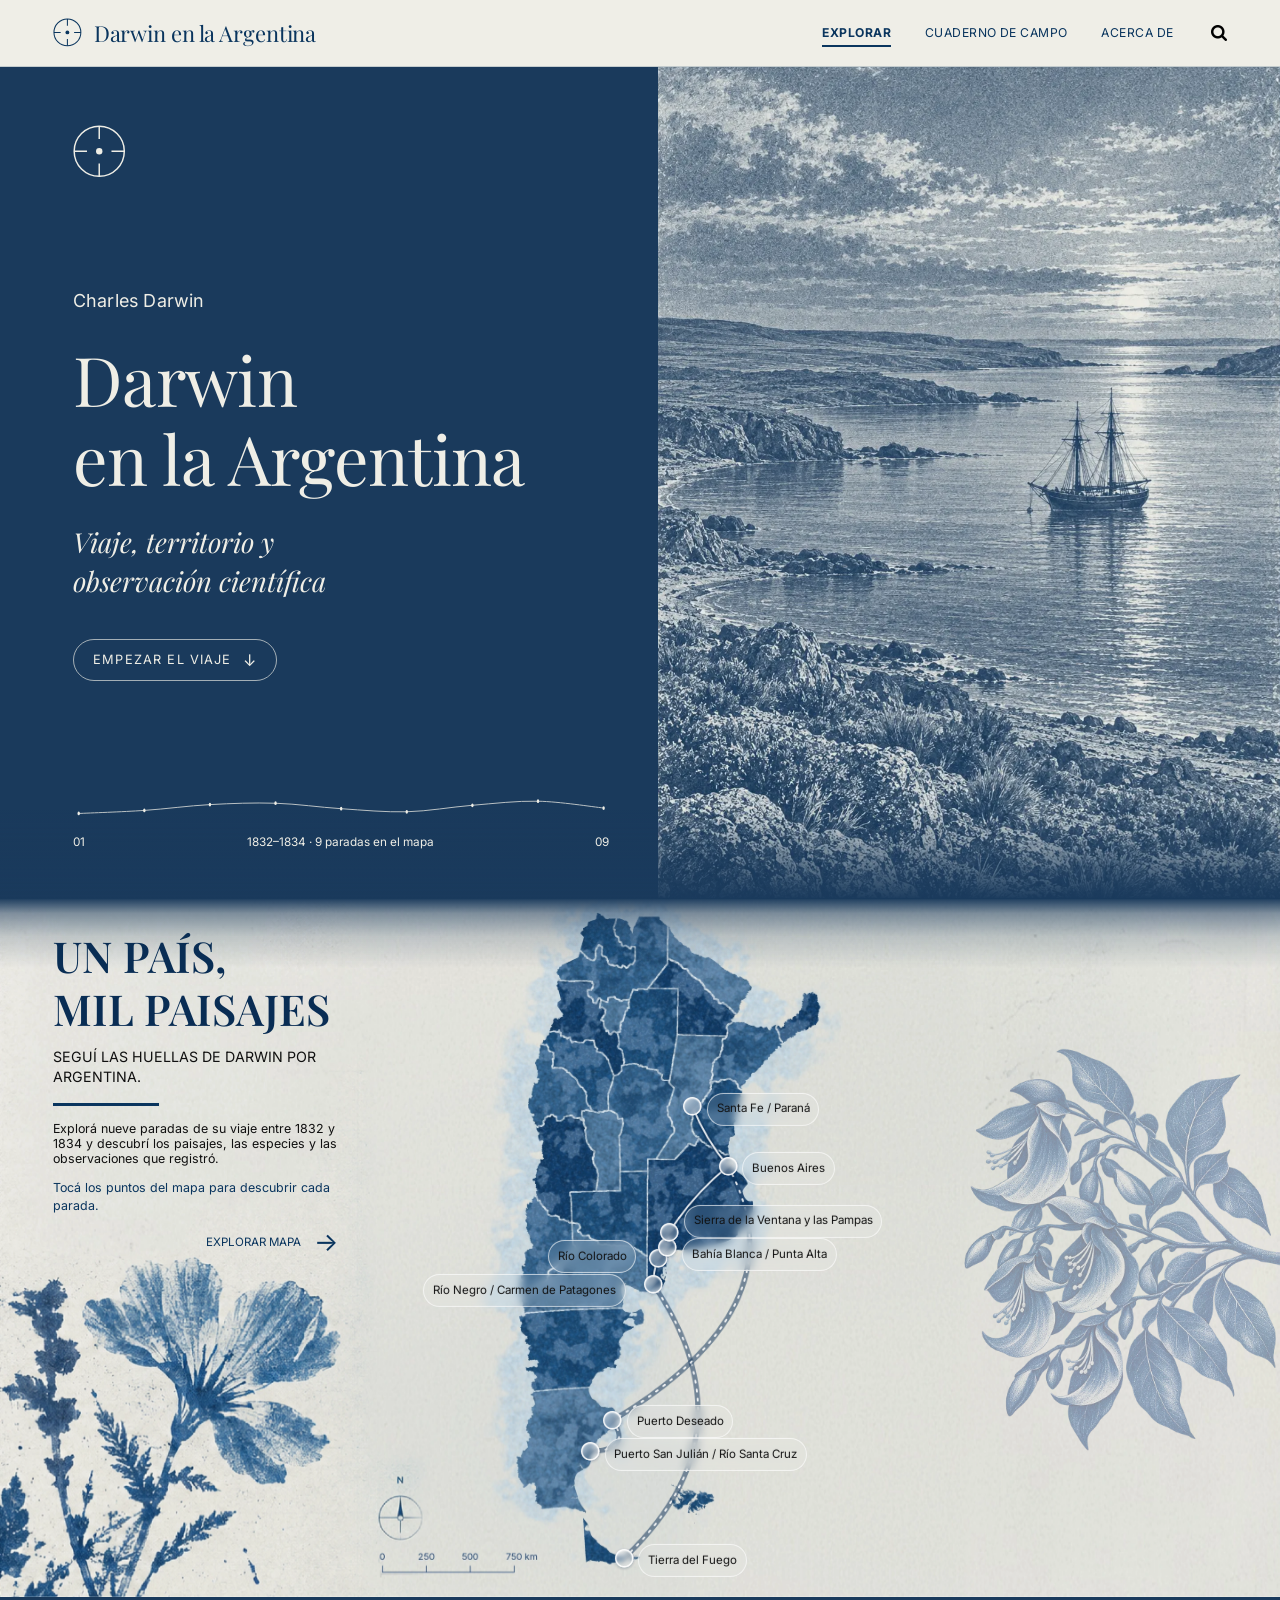
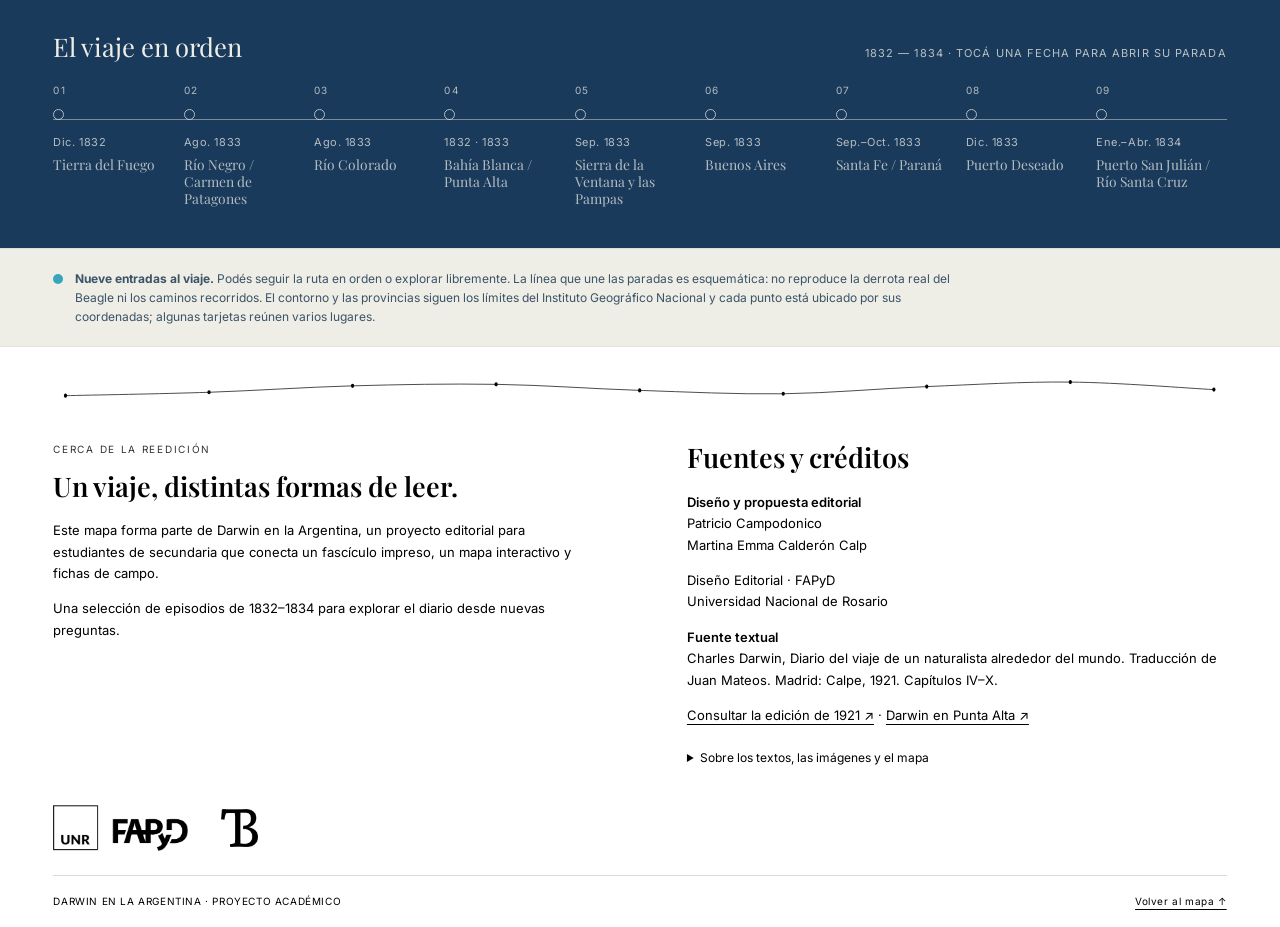
<file: index.html>
<!doctype html>
<html lang="es-AR">
<head>
  <meta charset="utf-8">
  <meta name="viewport" content="width=device-width, initial-scale=1">
  <meta name="theme-color" content="#0a355e">
  <meta name="description" content="Explorá nueve paradas del viaje de Charles Darwin por Argentina entre 1832 y 1834. Un mapa para descubrir paisajes, observaciones e historias.">
  <title>Explorar — Darwin en la Argentina</title>
  <link rel="icon" href="favicon.svg" type="image/svg+xml">
  <link rel="icon" href="favicon-32.png" sizes="32x32" type="image/png">
  <link rel="apple-touch-icon" href="apple-touch-icon.png">
  <meta property="og:type" content="website">
  <meta property="og:locale" content="es_AR">
  <meta property="og:site_name" content="Darwin en la Argentina">
  <meta property="og:title" content="Darwin en la Argentina">
  <meta property="og:description" content="Explorá nueve paradas del viaje de Charles Darwin por la Argentina entre 1832 y 1834: un mapa para descubrir paisajes, observaciones e historias.">
  <meta property="og:url" content="https://patriciocampodonico.github.io/DARWIN-EN-LA-ARGENTINA/">
  <meta property="og:image" content="https://patriciocampodonico.github.io/DARWIN-EN-LA-ARGENTINA/assets/compartir.jpg">
  <meta property="og:image:width" content="1200">
  <meta property="og:image:height" content="630">
  <meta property="og:image:alt" content="Darwin en la Argentina: viaje, territorio y observación científica.">
  <meta name="twitter:card" content="summary_large_image">
  <link rel="stylesheet" href="assets/fonts.css?v=202611111800">
  <link rel="stylesheet" href="styles.css?v=202611111800">
  <link rel="stylesheet" href="mejoras.css?v=202611111800">
  <link rel="stylesheet" href="secciones.css?v=202611111800">
  <link rel="stylesheet" href="herramientas.css?v=202611111800">
  <script src="stops.js?v=202611111800" defer></script>
  <script src="registros.js?v=202611111800" defer></script>
  <script src="site.js?v=202611111800" defer></script>
  <script src="app.js?v=202611111800" defer></script>
</head>
<body>
  <a class="skip" href="#mapa">Saltar al mapa</a>
  <div class="site">
    <header class="header">
      <a class="brand" href="#" aria-label="Darwin en la Argentina, inicio">
        <svg class="brand-mark" viewBox="0 0 9 9" aria-hidden="true"><circle cx="4.5" cy="4.5" r="4.2"/><path d="M4.5 0.3V2.4M4.5 6.6V8.7M0.3 4.5H2.4M6.6 4.5H8.7"/><circle class="dot" cx="4.5" cy="4.5" r="0.6"/></svg><strong>Darwin en la Argentina</strong>
      </a>
      <button class="nav-toggle" type="button" aria-expanded="false" aria-controls="site-nav" aria-label="Abrir menú"><span aria-hidden="true"></span></button>
      <nav id="site-nav" aria-label="Navegación principal">
        <a class="current" href="#mapa" aria-current="page">EXPLORAR</a>
        <a href="cuaderno.html">CUADERNO DE CAMPO</a>
        <a href="acerca.html">ACERCA DE</a>
        <button type="button" class="search" aria-label="Buscar paradas y fichas" aria-haspopup="dialog" title="Buscar (Ctrl+K)"><img src="assets/icono-buscar.png" alt="" width="20" height="20"><span class="search-text">BUSCAR</span></button>
      </nav>
    </header>
    <section class="cover" aria-labelledby="cover-title">
      <div class="cover-panel">
        <svg class="cover-mark" viewBox="0 0 9 9" aria-hidden="true"><circle cx="4.5" cy="4.5" r="4.3"/><path d="M4.5 0.2V2.4M4.5 6.6V8.8M0.2 4.5H2.4M6.6 4.5H8.8"/><circle class="dot" cx="4.5" cy="4.5" r="0.55"/></svg>
        <div class="cover-heading">
          <p class="cover-author">Charles Darwin</p>
          <h1 id="cover-title" class="cover-title">Darwin<br>en la Argentina</h1>
          <p class="cover-subtitle">Viaje, territorio y<br>observación científica</p>
          <a class="cover-start" href="#mapa">Empezar el viaje <span aria-hidden="true">↓</span></a>
        </div>
        <div class="cover-foot">
          <svg id="cover-route" class="cover-route" viewBox="0 0 188 9" preserveAspectRatio="none" aria-hidden="true"></svg>
          <p class="cover-range"><span>01</span><span>1832–1834 · 9 paradas en el mapa</span><span>09</span></p>
        </div>
      </div>
      <div class="cover-image" role="img" aria-label="Ilustración en cianotipo: el Beagle fondeado en Puerto San Julián al anochecer"></div>
    </section>
    <main id="explorar">
      <section class="intro" aria-labelledby="title">
        <h2 id="title">UN PAÍS,<br>MIL PAISAJES</h2>
        <p class="lead">SEGUÍ LAS HUELLAS DE DARWIN POR ARGENTINA.</p>
        <div class="rule" aria-hidden="true"></div>
        <p class="description">Explorá nueve paradas de su viaje entre 1832 y 1834 y descubrí los paisajes, las especies y las observaciones que registró.</p>
        <p class="map-instruction">Tocá los puntos del mapa para descubrir cada parada.</p>
        <button class="explore" type="button">EXPLORAR MAPA <span aria-hidden="true">→</span></button>
      </section>
      <div class="scene" id="mapa" role="group" aria-label="Mapa del recorrido de Darwin. Elegí una de las nueve paradas." tabindex="-1">
        <div class="scene-zoom">
          <img class="map-art" src="assets/mapa-argentina.webp" alt="Mapa de la Argentina en azul cianotipo, con sus provincias, motivos botánicos, rosa de los vientos y escala gráfica." width="1440" height="888" fetchpriority="high">
          <svg id="route" class="route" viewBox="0 0 1440 888" preserveAspectRatio="none" aria-hidden="true"></svg>
          <div id="markers"></div>
        </div>
      </div>
      <div class="botanical-accent" aria-hidden="true"></div>
      <aside id="card" class="card" aria-labelledby="card-title" hidden>
        <div class="card-toolbar"><span id="card-index"></span><span class="card-grip" aria-hidden="true"></span><span class="toolbar-actions"><button id="card-share" class="share-button" type="button" aria-label="Compartir esta parada" title="Compartir"><svg viewBox="0 0 24 24" aria-hidden="true"><path d="M12 15V3.5M7.5 8 12 3.5 16.5 8M5 12.5V20h14v-7.5"/></svg></button><button id="close-card" type="button" aria-label="Cerrar tarjeta y volver al mapa">×</button></span></div>
        <div class="card-scroll">
          <div class="card-copy"><h2 id="card-title" tabindex="-1"></h2><p class="editorial-label">Adaptación editorial · no es una cita textual</p><dl class="card-meta"><dt>Fecha</dt><dd id="card-date"></dd><dt>Lugar</dt><dd id="card-location"></dd></dl><div id="card-body"></div></div>
          <button type="button" class="zoomable" data-lightbox aria-label="Ampliar la ilustración"><img id="card-image" class="card-image" alt="" width="440" height="330"><span class="zoom-hint" aria-hidden="true">Ampliar ⤢</span></button>
          <div class="card-copy card-references"><p id="card-source"></p><details><summary>Sobre esta ubicación</summary><p id="card-map-note"></p></details></div>
        </div>
        <nav class="card-nav" aria-label="Recorrer las paradas"><button type="button" id="card-prev"><span aria-hidden="true">←</span><span class="card-nav-text"><small>Anterior</small><b></b></span></button><button type="button" id="card-next"><span class="card-nav-text"><small>Siguiente</small><b></b></span><span aria-hidden="true">→</span></button></nav>
      </aside>
      <p id="announcement" class="sr-only" role="status" aria-live="polite"></p>
      <noscript><p class="noscript">Activá JavaScript para abrir las nueve tarjetas del mapa.</p></noscript>
    </main>
    <section class="timeline" aria-labelledby="timeline-title">
      <div class="timeline-head"><h2 id="timeline-title">El viaje en orden</h2><p>1832 — 1834 · tocá una fecha para abrir su parada</p></div>
      <ol id="timeline" class="timeline-track"></ol>
    </section>
    <div class="map-legend"><span class="legend-dot" aria-hidden="true"></span><p><strong>Nueve entradas al viaje.</strong> Podés seguir la ruta en orden o explorar libremente. La línea que une las paradas es esquemática: no reproduce la derrota real del Beagle ni los caminos recorridos. El contorno y las provincias siguen los límites del Instituto Geográfico Nacional y cada punto está ubicado por sus coordenadas; algunas tarjetas reúnen varios lugares.</p></div>
    <footer class="footer" aria-label="Sobre el proyecto, fuentes y créditos">
      <svg class="footer-route" viewBox="0 0 188 9" preserveAspectRatio="none" aria-hidden="true"><path d="M2 6 C5.83 5.85 17.33 5.53 25 5.1 C32.67 4.67 40.33 3.75 48 3.4 C55.67 3.05 63.33 2.80 71 3 C78.67 3.20 86.33 4.18 94 4.6 C101.67 5.02 109.33 5.67 117 5.5 C124.67 5.33 132.33 4.12 140 3.6 C147.67 3.08 155.33 2.27 163 2.4 C170.67 2.53 182.17 4.07 186 4.4"/><ellipse cx="2" cy="6" rx="0.26" ry="0.55"/><ellipse cx="25" cy="5.1" rx="0.26" ry="0.55"/><ellipse cx="48" cy="3.4" rx="0.26" ry="0.55"/><ellipse cx="71" cy="3" rx="0.26" ry="0.55"/><ellipse cx="94" cy="4.6" rx="0.26" ry="0.55"/><ellipse cx="117" cy="5.5" rx="0.26" ry="0.55"/><ellipse cx="140" cy="3.6" rx="0.26" ry="0.55"/><ellipse cx="163" cy="2.4" rx="0.26" ry="0.55"/><ellipse cx="186" cy="4.4" rx="0.26" ry="0.55"/></svg>
      <section aria-labelledby="about-title"><p class="footer-kicker">CERCA DE LA REEDICIÓN</p><h2 id="about-title">Un viaje, distintas formas de leer.</h2><p>Este mapa forma parte de <em>Darwin en la Argentina</em>, un proyecto editorial para estudiantes de secundaria que conecta un fascículo impreso, un mapa interactivo y fichas de campo.</p><p>Una selección de episodios de 1832–1834 para explorar el diario desde nuevas preguntas.</p></section>
      <section aria-labelledby="credits-title"><h2 id="credits-title">Fuentes y créditos</h2><p><strong>Diseño y propuesta editorial</strong><br>Patricio Campodonico<br>Martina Emma Calderón Calp</p><p>Diseño Editorial · FAPyD<br>Universidad Nacional de Rosario</p><p><strong>Fuente textual</strong><br>Charles Darwin, <em>Diario del viaje de un naturalista alrededor del mundo</em>. Traducción de Juan Mateos. Madrid: Calpe, 1921. Capítulos IV–X.</p><p><a href="https://idus.us.es/items/61a1eaa9-7061-4cf5-b1a0-3f38b5c7fd08" target="_blank" rel="noopener noreferrer">Consultar la edición de 1921 ↗</a> · <a href="https://museodarwin.com.ar/darwin-en-punta-alta/" target="_blank" rel="noopener noreferrer">Darwin en Punta Alta ↗</a></p><details class="credit-details"><summary>Sobre los textos, las imágenes y el mapa</summary><p>Los relatos son adaptaciones editoriales contrastadas con el diario. Las observaciones históricas reflejan el conocimiento y la perspectiva de su época.</p><p>Las imágenes de las tarjetas fueron generadas con ChatGPT. Son interpretaciones visuales: no fotografías de los sitios ni reconstrucciones históricas verificadas. El mapa usa los límites provinciales actuales del Instituto Geográfico Nacional, en proyección Mercator transversa (meridiano central 64° O); su textura y sus adornos son ilustrativos.</p><p>Para consultar cartografía geográfica: <a href="https://mapa.ign.gob.ar/" target="_blank" rel="noopener noreferrer">Argenmap · Instituto Geográfico Nacional ↗</a>.</p></details></section>
      <div class="footer-logos"><img src="assets/logo-unr-fapyd.png" alt="UNR · FAPyD — Facultad de Arquitectura, Planeamiento y Diseño, Universidad Nacional de Rosario" class="logo-fapyd" loading="lazy"><img src="assets/logo-catedra-bergero.png" alt="Cátedra Bergero · Diseño Editorial" class="logo-catedra" loading="lazy"></div>
      <div class="footer-bottom"><span>DARWIN EN LA ARGENTINA · PROYECTO ACADÉMICO</span><a href="#mapa">Volver al mapa ↑</a></div>
    </footer>
  </div>
</body>
</html>
</file>
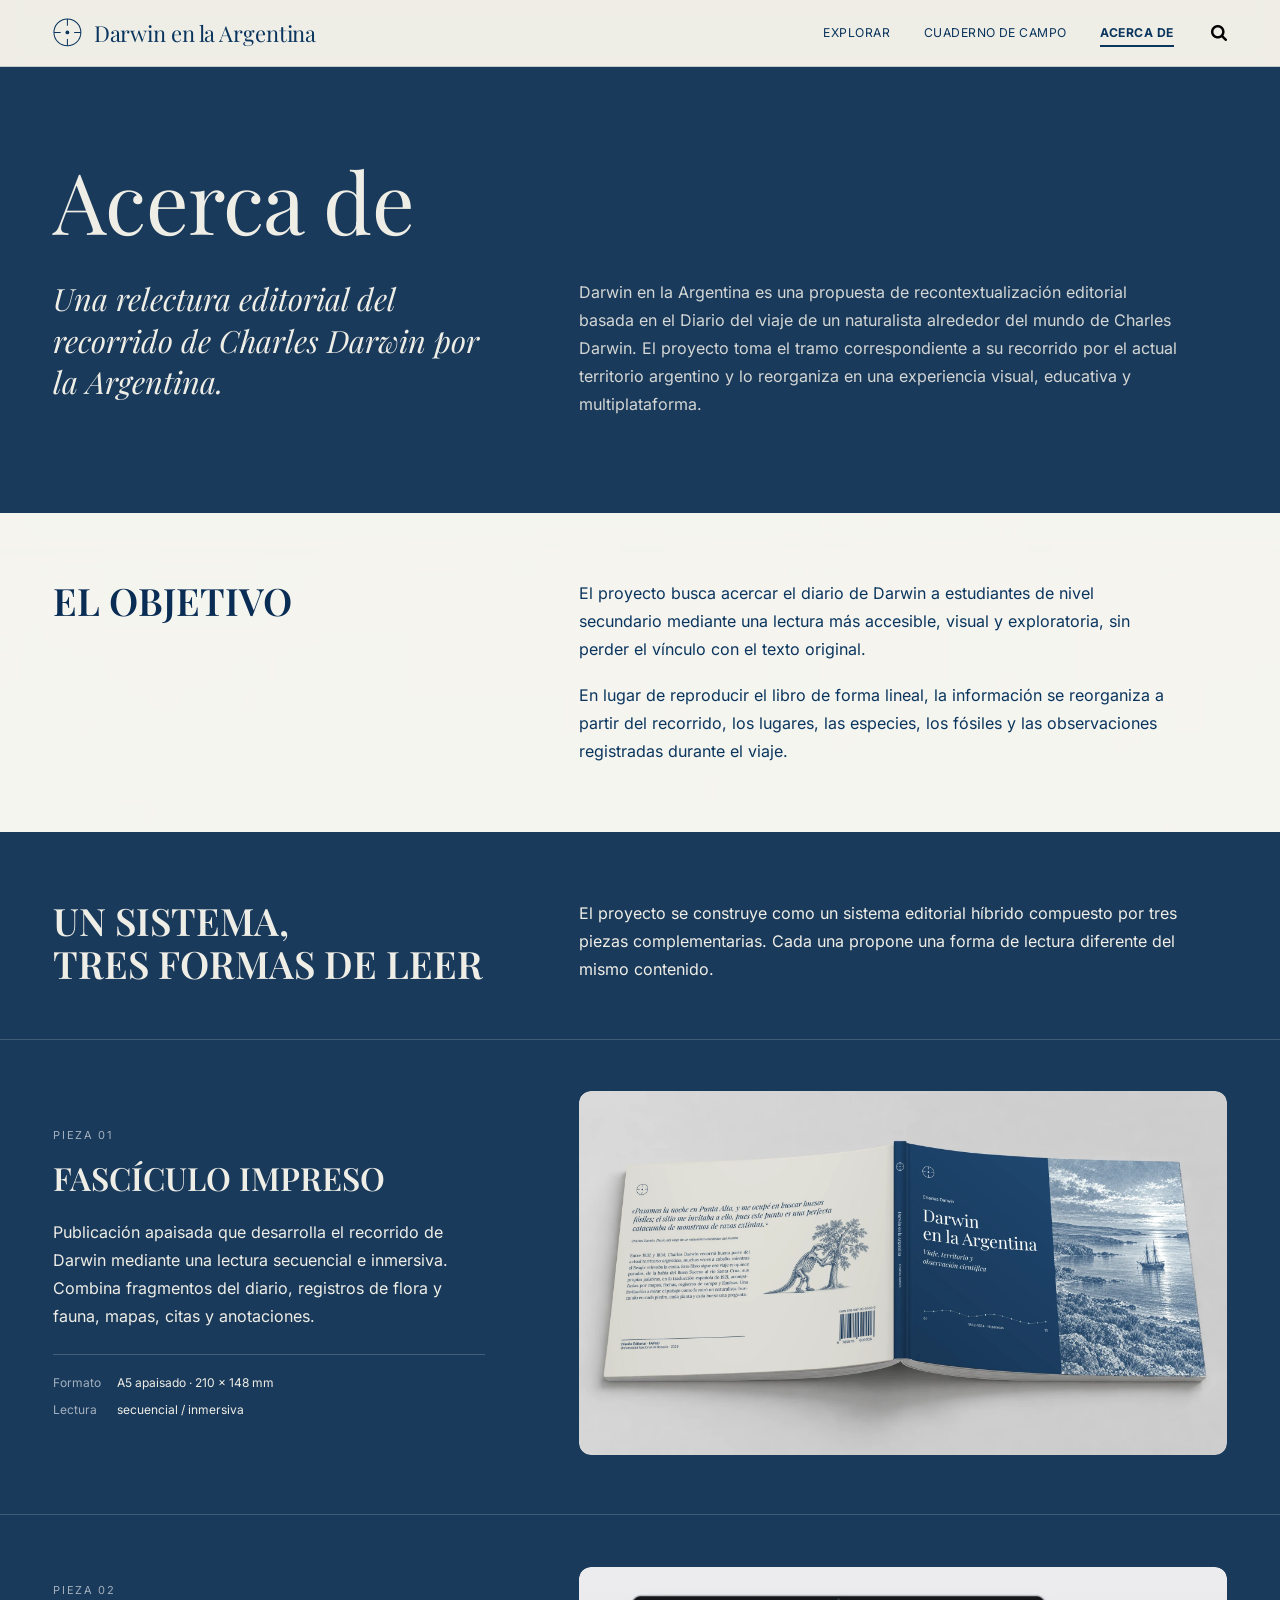
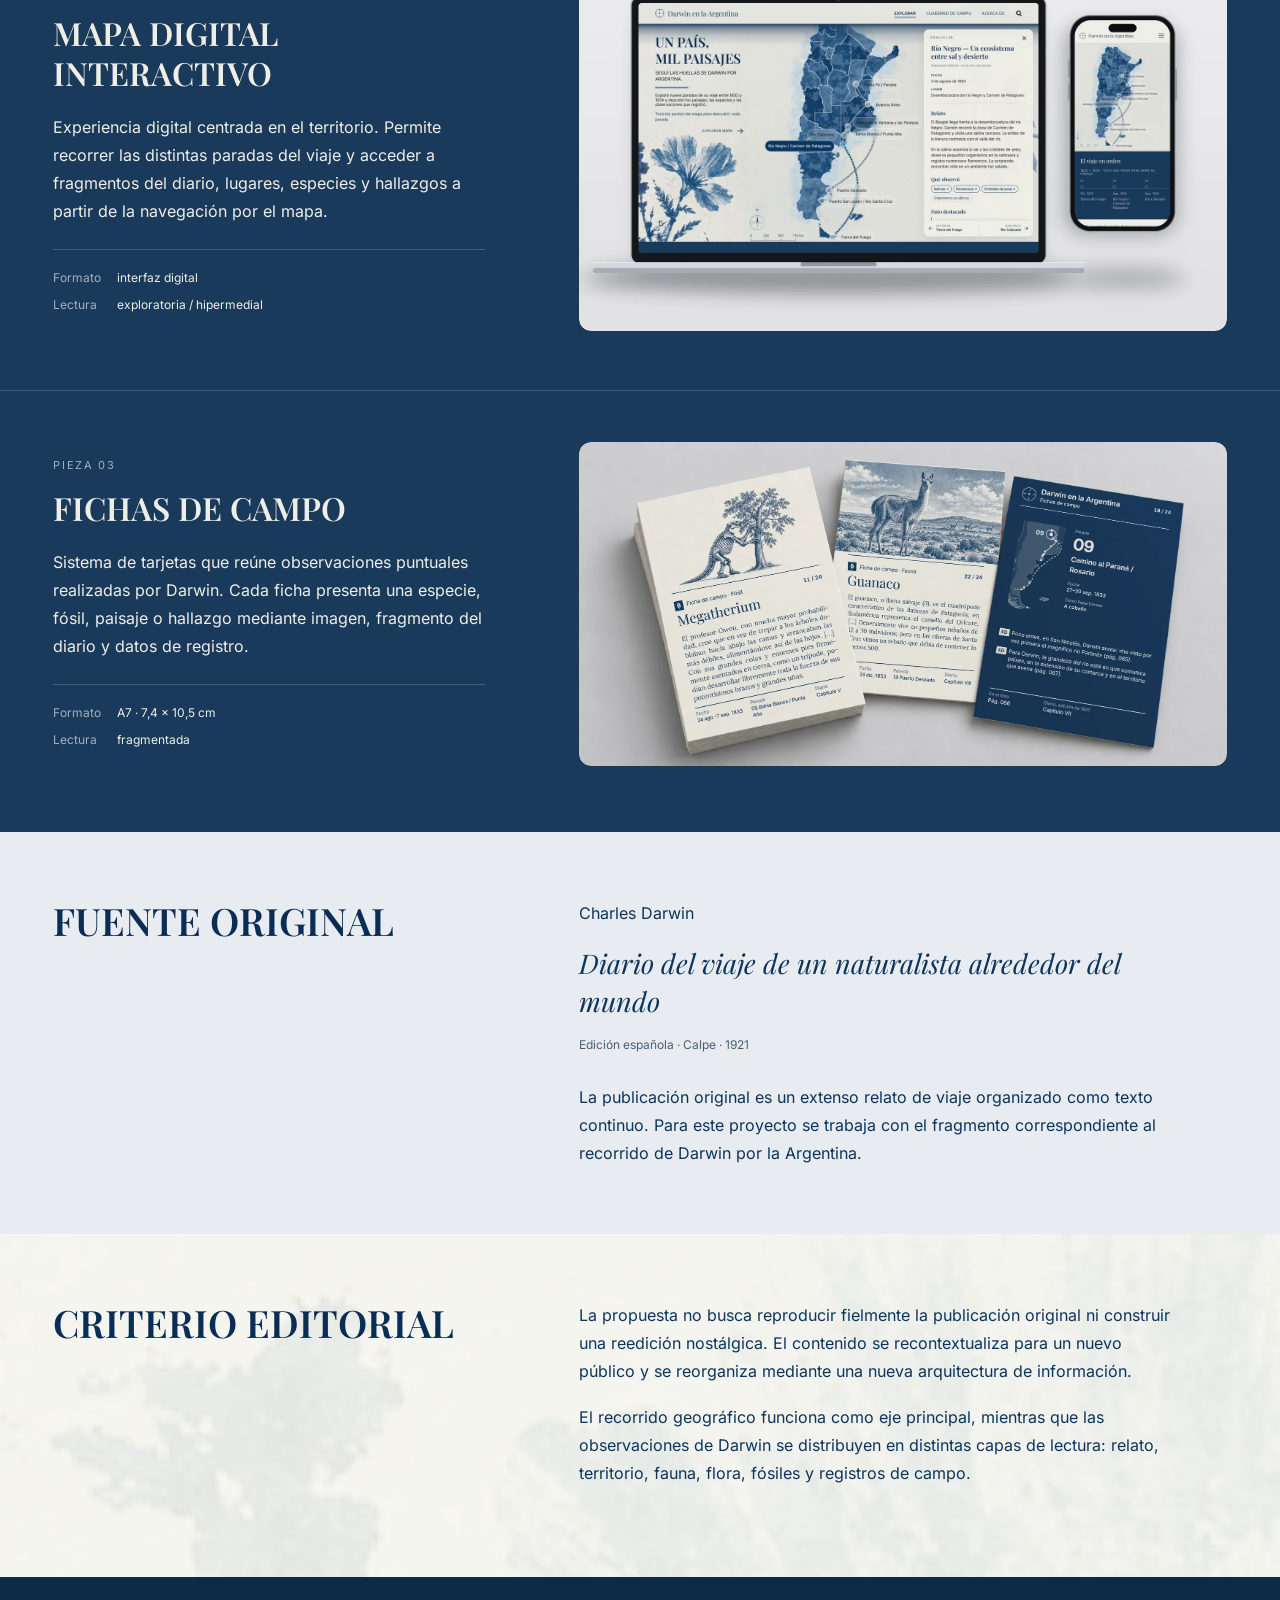
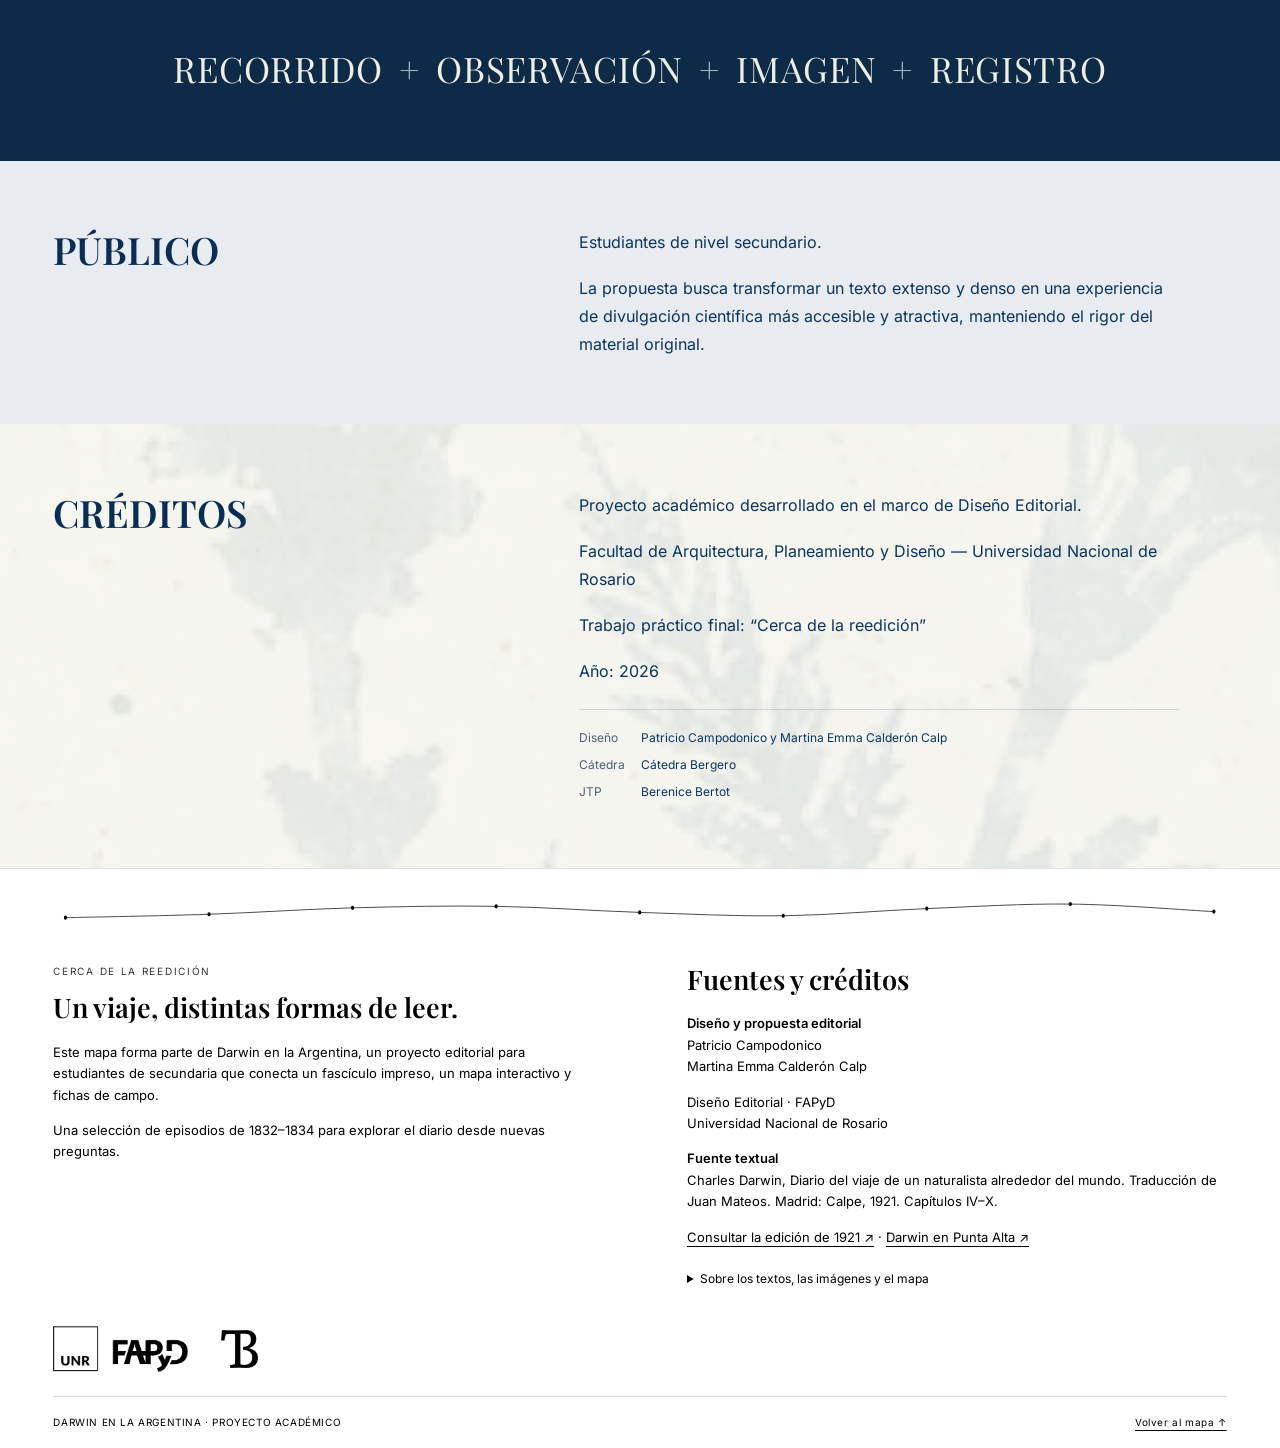
<file: acerca.html>
<!doctype html>
<html lang="es-AR">
<head>
  <meta charset="utf-8">
  <meta name="viewport" content="width=device-width, initial-scale=1">
  <meta name="theme-color" content="#0a355e">
  <title>Acerca de — Darwin en la Argentina</title>
  <meta name="description" content="Libro, web y fichas de campo: el proyecto editorial detrás de Darwin en la Argentina.">
  <link rel="icon" href="favicon.svg" type="image/svg+xml">
  <link rel="icon" href="favicon-32.png" sizes="32x32" type="image/png">
  <link rel="apple-touch-icon" href="apple-touch-icon.png">
  <meta property="og:type" content="website">
  <meta property="og:locale" content="es_AR">
  <meta property="og:site_name" content="Darwin en la Argentina">
  <meta property="og:title" content="Acerca de — Darwin en la Argentina">
  <meta property="og:description" content="Libro, web y fichas de campo: el proyecto editorial detrás de Darwin en la Argentina.">
  <meta property="og:url" content="https://patriciocampodonico.github.io/DARWIN-EN-LA-ARGENTINA/acerca.html">
  <meta property="og:image" content="https://patriciocampodonico.github.io/DARWIN-EN-LA-ARGENTINA/assets/compartir.jpg">
  <meta property="og:image:width" content="1200">
  <meta property="og:image:height" content="630">
  <meta property="og:image:alt" content="Darwin en la Argentina: viaje, territorio y observación científica.">
  <meta name="twitter:card" content="summary_large_image">
  <link rel="stylesheet" href="assets/fonts.css?v=202611111800">
  <link rel="stylesheet" href="styles.css?v=202611111800">
  <link rel="stylesheet" href="acerca.css?v=202611111800">
  <link rel="stylesheet" href="mejoras.css?v=202611111800">
  <link rel="stylesheet" href="secciones.css?v=202611111800">
  <link rel="stylesheet" href="herramientas.css?v=202611111800">
  <script src="stops.js?v=202611111800" defer></script>
  <script src="registros.js?v=202611111800" defer></script>
  <script src="site.js?v=202611111800" defer></script>
</head>
<body class="about-page">
  <a class="skip" href="#acerca">Saltar al contenido</a>
  <div class="site">
    <header class="header">
      <a class="brand" href="index.html" aria-label="Darwin en la Argentina, inicio">
        <svg class="brand-mark" viewBox="0 0 9 9" aria-hidden="true"><circle cx="4.5" cy="4.5" r="4.2"/><path d="M4.5 0.3V2.4M4.5 6.6V8.7M0.3 4.5H2.4M6.6 4.5H8.7"/><circle class="dot" cx="4.5" cy="4.5" r="0.6"/></svg><strong>Darwin en la Argentina</strong>
      </a>
      <button class="nav-toggle" type="button" aria-expanded="false" aria-controls="site-nav" aria-label="Abrir menú"><span aria-hidden="true"></span></button>
      <nav id="site-nav" aria-label="Navegación principal">
        <a href="index.html">EXPLORAR</a>
        <a href="cuaderno.html">CUADERNO DE CAMPO</a>
        <a class="current" href="acerca.html" aria-current="page">ACERCA DE</a>
        <button type="button" class="search" aria-label="Buscar paradas y fichas" aria-haspopup="dialog" title="Buscar (Ctrl+K)"><img src="assets/icono-buscar.png" alt="" width="20" height="20"><span class="search-text">BUSCAR</span></button>
      </nav>
    </header>

    <main id="acerca" class="about-main">
      <section class="about-opening" aria-labelledby="about-heading">
        <h1 id="about-heading">Acerca de</h1>
        <p class="about-deck">Una relectura editorial del recorrido de Charles Darwin por la Argentina.</p>
        <p class="about-opening-copy">Darwin en la Argentina es una propuesta de recontextualización editorial basada en el <em>Diario del viaje de un naturalista alrededor del mundo</em> de Charles Darwin. El proyecto toma el tramo correspondiente a su recorrido por el actual territorio argentino y lo reorganiza en una experiencia visual, educativa y multiplataforma.</p>
      </section>
      <section class="about-row" aria-labelledby="objective-heading">
        <h2 id="objective-heading">EL OBJETIVO</h2>
        <div class="about-prose"><p>El proyecto busca acercar el diario de Darwin a estudiantes de nivel secundario mediante una lectura más accesible, visual y exploratoria, sin perder el vínculo con el texto original.</p><p>En lugar de reproducir el libro de forma lineal, la información se reorganiza a partir del recorrido, los lugares, las especies, los fósiles y las observaciones registradas durante el viaje.</p></div>
      </section>
      <section class="about-system" aria-labelledby="system-heading">
        <div class="about-row system-opening"><h2 id="system-heading">UN SISTEMA,<br>TRES FORMAS DE LEER</h2><p>El proyecto se construye como un sistema editorial híbrido compuesto por tres piezas complementarias. Cada una propone una forma de lectura diferente del mismo contenido.</p></div>
        <article class="editorial-piece" aria-labelledby="piece-one">
          <div class="piece-copy"><p class="piece-number">PIEZA 01</p><h3 id="piece-one">FASCÍCULO IMPRESO</h3><p>Publicación apaisada que desarrolla el recorrido de Darwin mediante una lectura secuencial e inmersiva. Combina fragmentos del diario, registros de flora y fauna, mapas, citas y anotaciones.</p><dl><dt>Formato</dt><dd>A5 apaisado · 210 × 148 mm</dd><dt>Lectura</dt><dd>secuencial / inmersiva</dd></dl></div>
          <figure class="mockup mockup-fasciculo"><img src="assets/mockup-libro-2026.webp" alt="El fascículo impreso abierto: contratapa en papel con la cita de Darwin sobre Punta Alta, el Megatherium y el código de barras, lomo azul y tapa con el título Darwin en la Argentina junto al Beagle en Puerto San Julián" width="2160" height="1440" loading="lazy"></figure>
        </article>
        <article class="editorial-piece" aria-labelledby="piece-two">
          <div class="piece-copy"><p class="piece-number">PIEZA 02</p><h3 id="piece-two">MAPA DIGITAL INTERACTIVO</h3><p>Experiencia digital centrada en el territorio. Permite recorrer las distintas paradas del viaje y acceder a fragmentos del diario, lugares, especies y hallazgos a partir de la navegación por el mapa.</p><dl><dt>Formato</dt><dd>interfaz digital</dd><dt>Lectura</dt><dd>exploratoria / hipermedial</dd></dl></div>
          <figure class="mockup mockup-mapa"><img src="assets/mockup-web.webp" alt="El mapa digital interactivo en una notebook y en un teléfono: el mapa de la Argentina con la ruta y las nueve paradas, la tarjeta de Río Negro abierta y, en el teléfono, la línea de tiempo del viaje" width="1536" height="1024" loading="lazy"></figure>
        </article>
        <article class="editorial-piece" aria-labelledby="piece-three">
          <div class="piece-copy"><p class="piece-number">PIEZA 03</p><h3 id="piece-three">FICHAS DE CAMPO</h3><p>Sistema de tarjetas que reúne observaciones puntuales realizadas por Darwin. Cada ficha presenta una especie, fósil, paisaje o hallazgo mediante imagen, fragmento del diario y datos de registro.</p><dl><dt>Formato</dt><dd>A7 · 7,4 × 10,5 cm</dd><dt>Lectura</dt><dd>fragmentada</dd></dl></div>
          <figure class="mockup mockup-fichas"><img src="assets/mockup-fichas-2026.webp" alt="Tres fichas de campo impresas: el frente de Megatherium y de Guanaco, con ilustración, texto del diario y datos de registro, y el dorso azul de la ficha 18, con el mapa de la parada Camino al Paraná / Rosario, la fecha, notas editoriales y la página del libro" width="1774" height="887" loading="lazy"></figure>
        </article>
      </section>
      <section class="about-row" aria-labelledby="source-heading"><h2 id="source-heading">FUENTE ORIGINAL</h2><div class="about-prose"><p class="source-author">Charles Darwin</p><p class="source-title"><em>Diario del viaje de un naturalista alrededor del mundo</em></p><p class="source-edition">Edición española · Calpe · 1921</p><p>La publicación original es un extenso relato de viaje organizado como texto continuo. Para este proyecto se trabaja con el fragmento correspondiente al recorrido de Darwin por la Argentina.</p></div></section>
      <section class="about-row" aria-labelledby="criteria-heading"><h2 id="criteria-heading">CRITERIO EDITORIAL</h2><div class="about-prose"><p>La propuesta no busca reproducir fielmente la publicación original ni construir una reedición nostálgica. El contenido se recontextualiza para un nuevo público y se reorganiza mediante una nueva arquitectura de información.</p><p>El recorrido geográfico funciona como eje principal, mientras que las observaciones de Darwin se distribuyen en distintas capas de lectura: relato, territorio, fauna, flora, fósiles y registros de campo.</p></div><p class="editorial-equation">RECORRIDO <span>+</span> OBSERVACIÓN <span>+</span> IMAGEN <span>+</span> REGISTRO</p></section>
      <section class="about-row" aria-labelledby="audience-heading"><h2 id="audience-heading">PÚBLICO</h2><div class="about-prose"><p>Estudiantes de nivel secundario.</p><p>La propuesta busca transformar un texto extenso y denso en una experiencia de divulgación científica más accesible y atractiva, manteniendo el rigor del material original.</p></div></section>
      <section class="about-row about-credits" aria-labelledby="project-credits-heading"><h2 id="project-credits-heading">CRÉDITOS</h2><div class="about-prose"><p>Proyecto académico desarrollado en el marco de Diseño Editorial.</p><p>Facultad de Arquitectura, Planeamiento y Diseño — Universidad Nacional de Rosario</p><p>Trabajo práctico final: “Cerca de la reedición”</p><p>Año: 2026</p><dl><dt>Diseño</dt><dd><span id="design-credit">Patricio Campodonico y Martina Emma Calderón Calp</span></dd><dt>Cátedra</dt><dd><span id="course-credit">Cátedra Bergero</span></dd><dt>JTP</dt><dd><span id="jtp-credit">Berenice Bertot</span></dd></dl></div></section>
    </main>
    <footer class="footer" aria-label="Sobre el proyecto, fuentes y créditos">
      <svg class="footer-route" viewBox="0 0 188 9" preserveAspectRatio="none" aria-hidden="true"><path d="M2 6 C5.83 5.85 17.33 5.53 25 5.1 C32.67 4.67 40.33 3.75 48 3.4 C55.67 3.05 63.33 2.80 71 3 C78.67 3.20 86.33 4.18 94 4.6 C101.67 5.02 109.33 5.67 117 5.5 C124.67 5.33 132.33 4.12 140 3.6 C147.67 3.08 155.33 2.27 163 2.4 C170.67 2.53 182.17 4.07 186 4.4"/><ellipse cx="2" cy="6" rx="0.26" ry="0.55"/><ellipse cx="25" cy="5.1" rx="0.26" ry="0.55"/><ellipse cx="48" cy="3.4" rx="0.26" ry="0.55"/><ellipse cx="71" cy="3" rx="0.26" ry="0.55"/><ellipse cx="94" cy="4.6" rx="0.26" ry="0.55"/><ellipse cx="117" cy="5.5" rx="0.26" ry="0.55"/><ellipse cx="140" cy="3.6" rx="0.26" ry="0.55"/><ellipse cx="163" cy="2.4" rx="0.26" ry="0.55"/><ellipse cx="186" cy="4.4" rx="0.26" ry="0.55"/></svg>
      <section aria-labelledby="about-title"><p class="footer-kicker">CERCA DE LA REEDICIÓN</p><h2 id="about-title">Un viaje, distintas formas de leer.</h2><p>Este mapa forma parte de <em>Darwin en la Argentina</em>, un proyecto editorial para estudiantes de secundaria que conecta un fascículo impreso, un mapa interactivo y fichas de campo.</p><p>Una selección de episodios de 1832–1834 para explorar el diario desde nuevas preguntas.</p></section>
      <section aria-labelledby="credits-title"><h2 id="credits-title">Fuentes y créditos</h2><p><strong>Diseño y propuesta editorial</strong><br>Patricio Campodonico<br>Martina Emma Calderón Calp</p><p>Diseño Editorial · FAPyD<br>Universidad Nacional de Rosario</p><p><strong>Fuente textual</strong><br>Charles Darwin, <em>Diario del viaje de un naturalista alrededor del mundo</em>. Traducción de Juan Mateos. Madrid: Calpe, 1921. Capítulos IV–X.</p><p><a href="https://idus.us.es/items/61a1eaa9-7061-4cf5-b1a0-3f38b5c7fd08" target="_blank" rel="noopener noreferrer">Consultar la edición de 1921 ↗</a> · <a href="https://museodarwin.com.ar/darwin-en-punta-alta/" target="_blank" rel="noopener noreferrer">Darwin en Punta Alta ↗</a></p><details class="credit-details"><summary>Sobre los textos, las imágenes y el mapa</summary><p>Los relatos son adaptaciones editoriales contrastadas con el diario. Las observaciones históricas reflejan el conocimiento y la perspectiva de su época.</p><p>Las imágenes de las tarjetas fueron generadas con ChatGPT. Son interpretaciones visuales: no fotografías de los sitios ni reconstrucciones históricas verificadas. El mapa usa los límites provinciales actuales del Instituto Geográfico Nacional, en proyección Mercator transversa (meridiano central 64° O); su textura y sus adornos son ilustrativos.</p><p>Para consultar cartografía geográfica: <a href="https://mapa.ign.gob.ar/" target="_blank" rel="noopener noreferrer">Argenmap · Instituto Geográfico Nacional ↗</a>.</p></details></section>
      <div class="footer-logos"><img src="assets/logo-unr-fapyd.png" alt="UNR · FAPyD — Facultad de Arquitectura, Planeamiento y Diseño, Universidad Nacional de Rosario" class="logo-fapyd" loading="lazy"><img src="assets/logo-catedra-bergero.png" alt="Cátedra Bergero · Diseño Editorial" class="logo-catedra" loading="lazy"></div>
      <div class="footer-bottom"><span>DARWIN EN LA ARGENTINA · PROYECTO ACADÉMICO</span><a href="index.html#mapa">Volver al mapa ↑</a></div>
    </footer>
  </div>
</body>
</html>
</file>
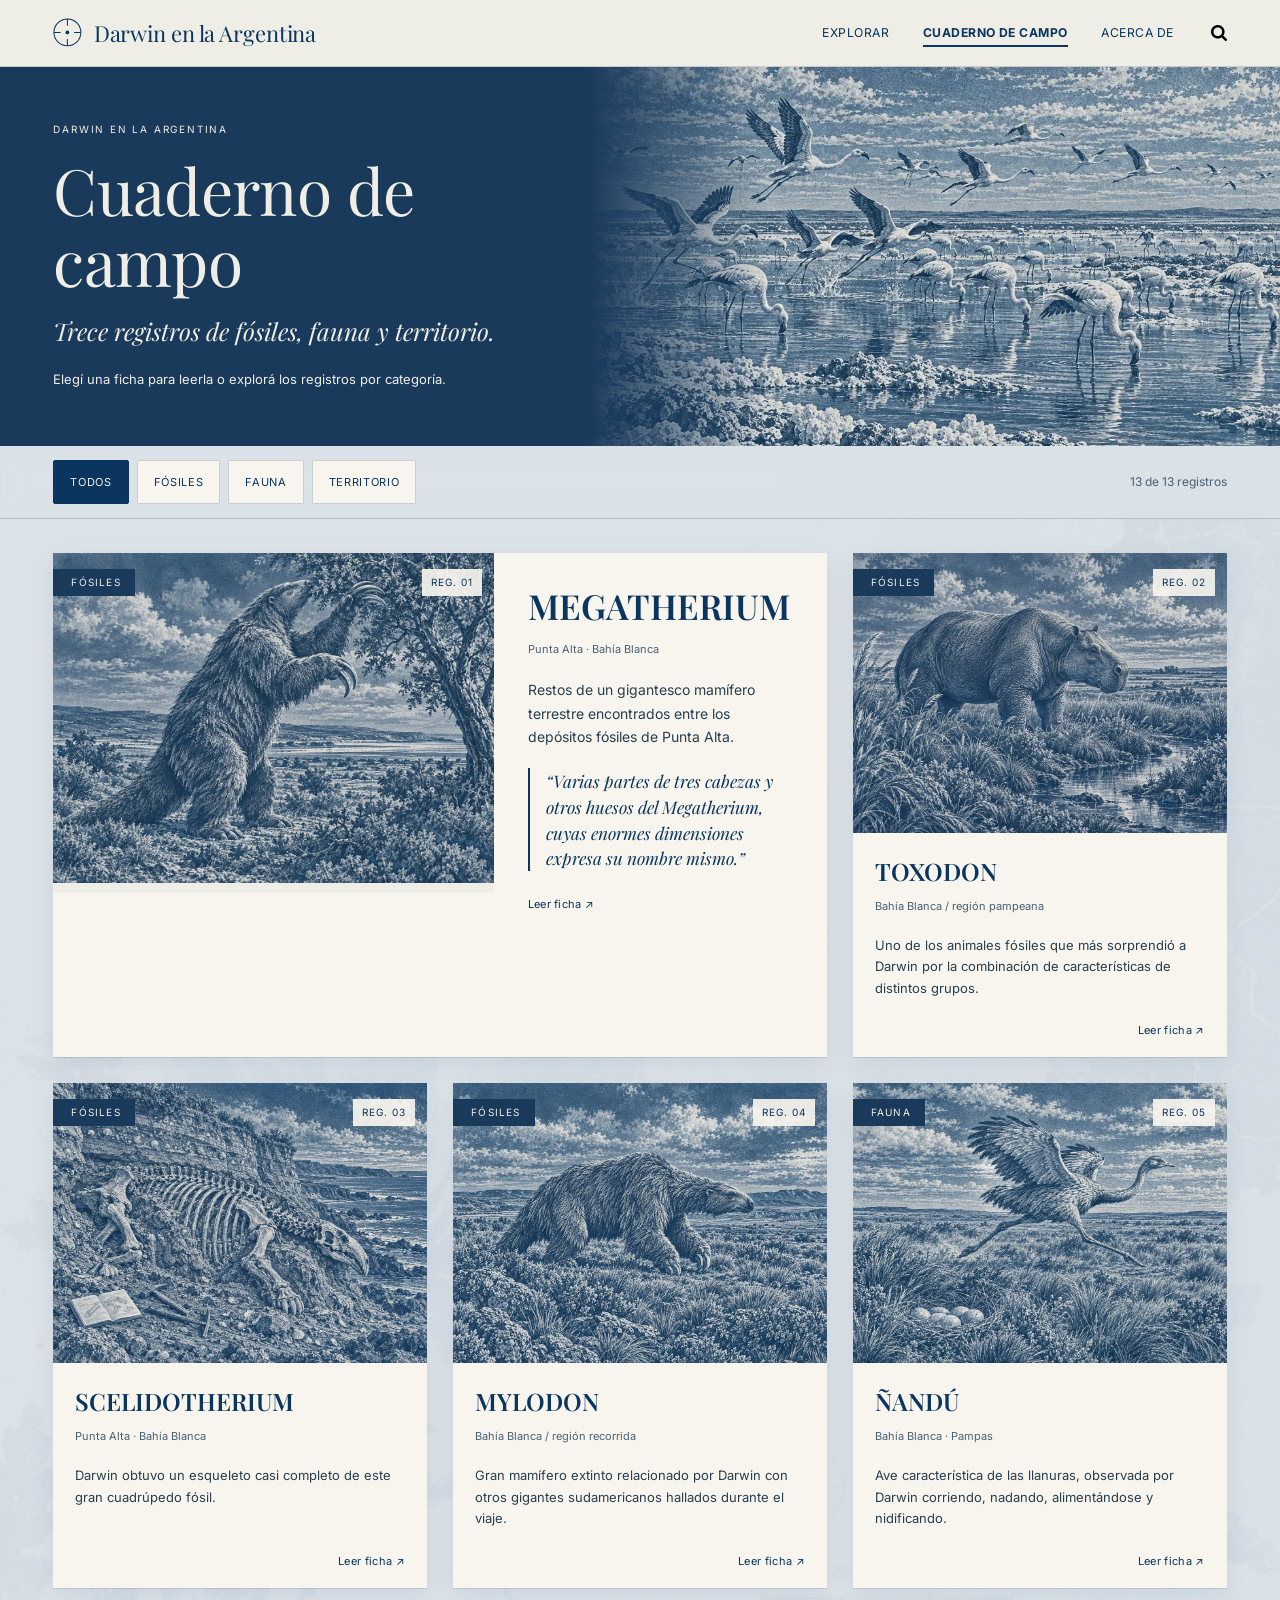
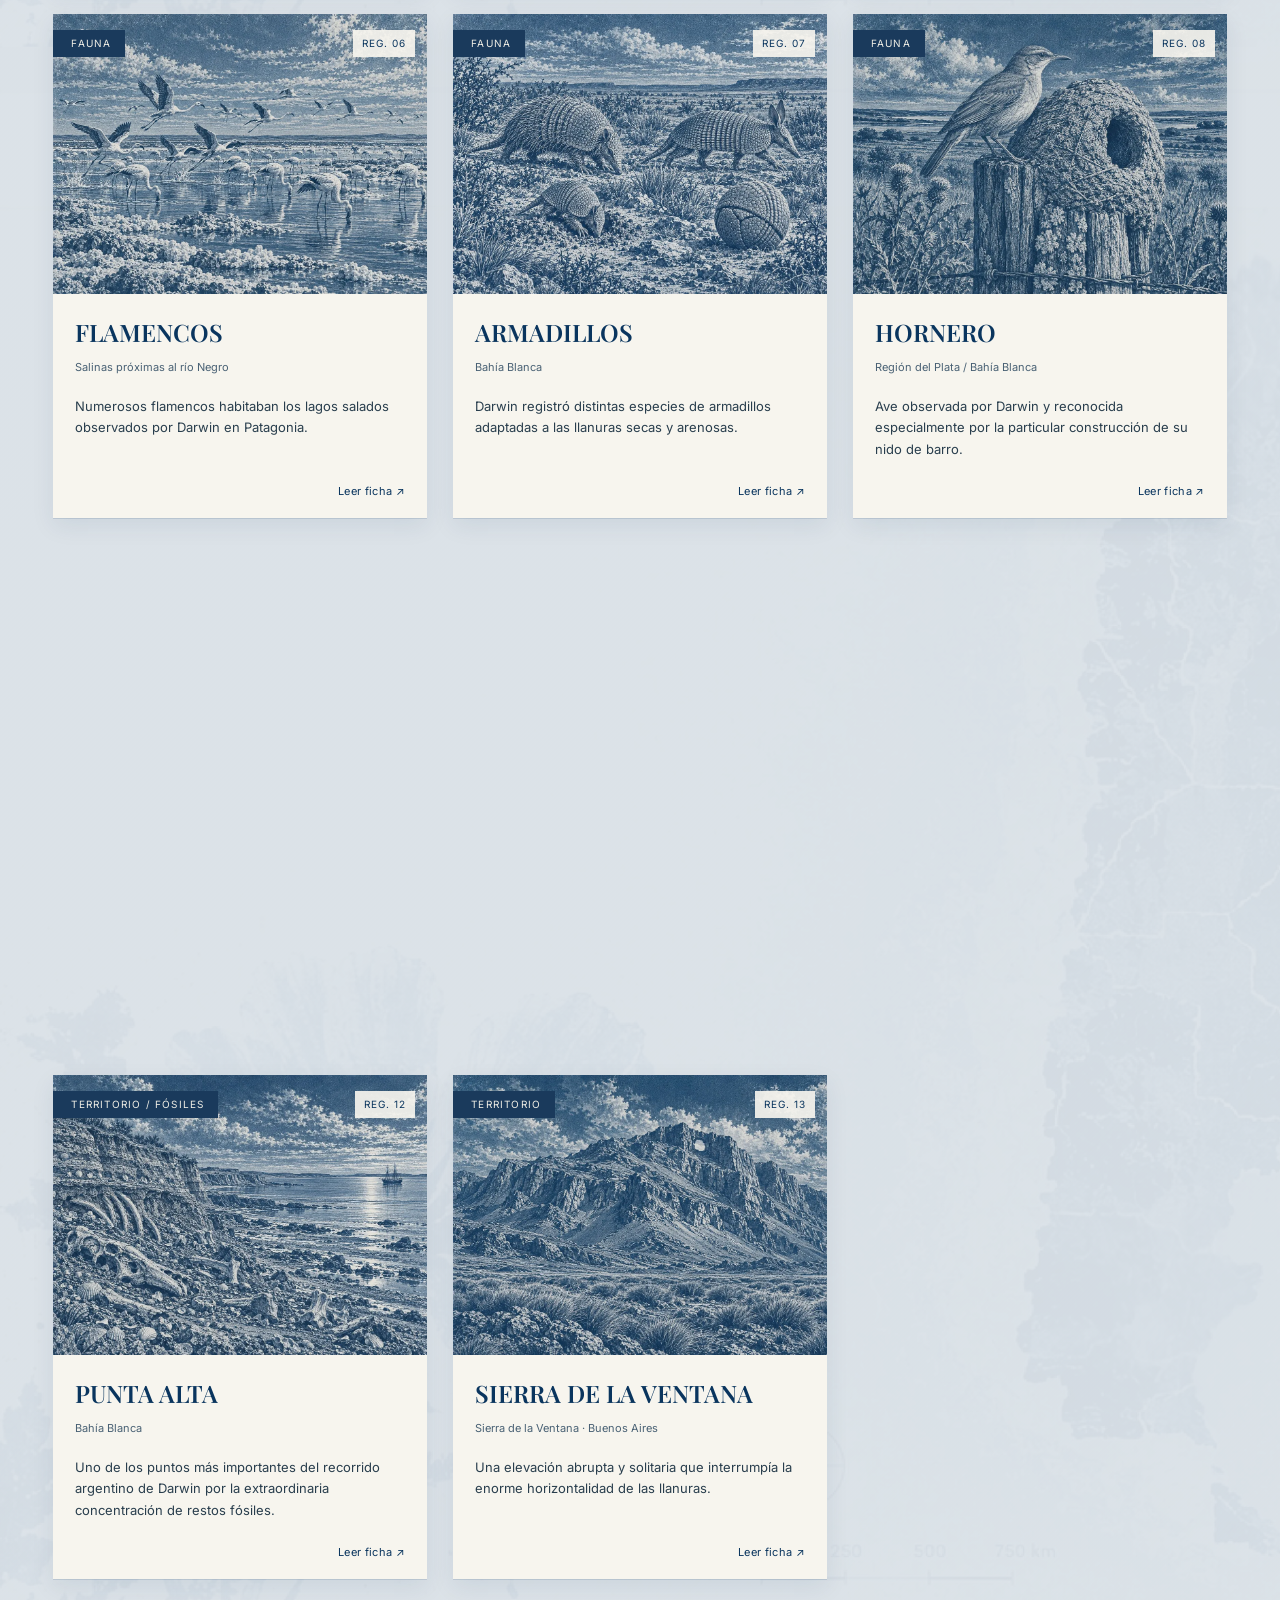
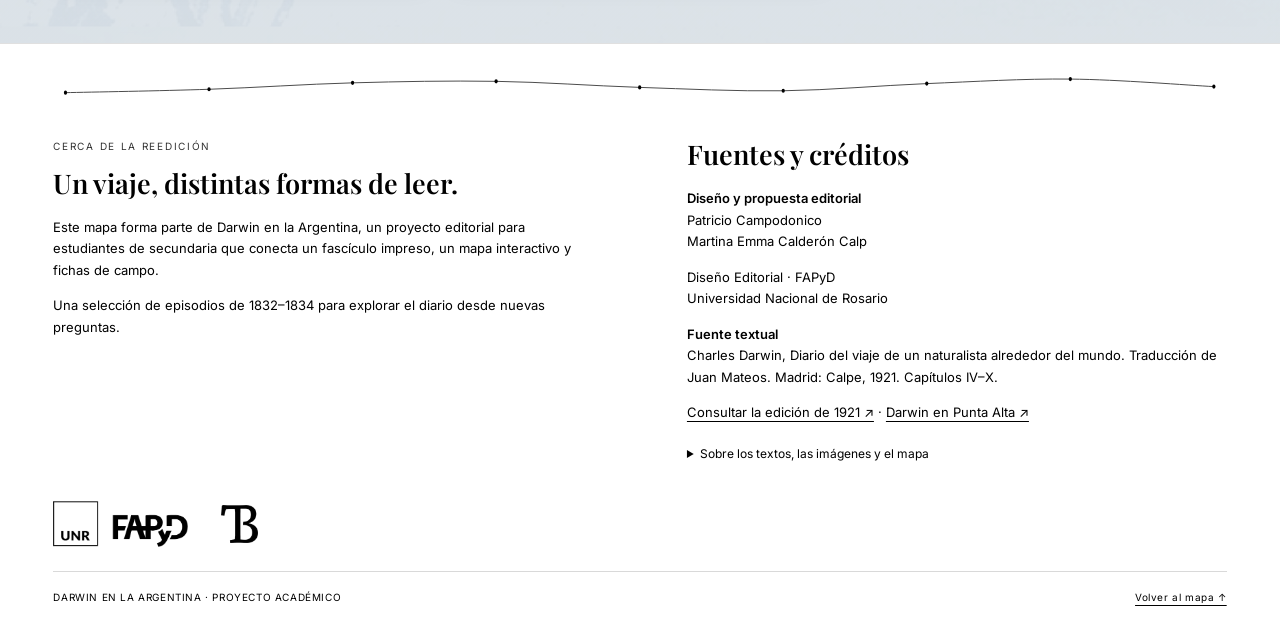
<file: cuaderno.html>
<!doctype html>
<html lang="es-AR">
<head>
  <meta charset="utf-8">
  <meta name="viewport" content="width=device-width, initial-scale=1">
  <meta name="theme-color" content="#0a355e">
  <title>Cuaderno de campo — Darwin en la Argentina</title>
  <meta name="description" content="Trece registros de fósiles, fauna y paisajes que Darwin observó en la Argentina entre 1832 y 1834.">
  <link rel="icon" href="favicon.svg" type="image/svg+xml">
  <link rel="icon" href="favicon-32.png" sizes="32x32" type="image/png">
  <link rel="apple-touch-icon" href="apple-touch-icon.png">
  <meta property="og:type" content="website">
  <meta property="og:locale" content="es_AR">
  <meta property="og:site_name" content="Darwin en la Argentina">
  <meta property="og:title" content="Cuaderno de campo — Darwin en la Argentina">
  <meta property="og:description" content="Trece registros de fósiles, fauna y paisajes que Darwin observó en la Argentina entre 1832 y 1834.">
  <meta property="og:url" content="https://patriciocampodonico.github.io/DARWIN-EN-LA-ARGENTINA/cuaderno.html">
  <meta property="og:image" content="https://patriciocampodonico.github.io/DARWIN-EN-LA-ARGENTINA/assets/compartir.jpg">
  <meta property="og:image:width" content="1200">
  <meta property="og:image:height" content="630">
  <meta property="og:image:alt" content="Darwin en la Argentina: viaje, territorio y observación científica.">
  <meta name="twitter:card" content="summary_large_image">
  <link rel="stylesheet" href="assets/fonts.css?v=202611111800">
  <link rel="stylesheet" href="styles.css?v=202611111800">
  <link rel="stylesheet" href="cuaderno.css?v=202611111800">
  <link rel="stylesheet" href="mejoras.css?v=202611111800">
  <link rel="stylesheet" href="secciones.css?v=202611111800">
  <link rel="stylesheet" href="herramientas.css?v=202611111800">
  <script src="stops.js?v=202611111800" defer></script>
  <script src="registros.js?v=202611111800" defer></script>
  <script src="site.js?v=202611111800" defer></script>
  <script src="cuaderno.js?v=202611111800" defer></script>
</head>
<body class="notebook">
  <a class="skip" href="#registros">Saltar a los registros</a>
  <div class="site">
    <header class="header">
      <a class="brand" href="index.html" aria-label="Darwin en la Argentina, inicio"><svg class="brand-mark" viewBox="0 0 9 9" aria-hidden="true"><circle cx="4.5" cy="4.5" r="4.2"/><path d="M4.5 0.3V2.4M4.5 6.6V8.7M0.3 4.5H2.4M6.6 4.5H8.7"/><circle class="dot" cx="4.5" cy="4.5" r="0.6"/></svg><strong>Darwin en la Argentina</strong></a>
      <button class="nav-toggle" type="button" aria-expanded="false" aria-controls="site-nav" aria-label="Abrir menú"><span aria-hidden="true"></span></button>
      <nav id="site-nav" aria-label="Navegación principal">
        <a href="index.html">EXPLORAR</a>
        <a class="current" href="cuaderno.html" aria-current="page">CUADERNO DE CAMPO</a>
        <a href="acerca.html">ACERCA DE</a>
        <button type="button" class="search" aria-label="Buscar paradas y fichas" aria-haspopup="dialog" title="Buscar (Ctrl+K)"><img src="assets/icono-buscar.png" alt="" width="20" height="20"><span class="search-text">BUSCAR</span></button>
      </nav>
    </header>
    <main class="notebook-main">
      <section class="notebook-hero" aria-labelledby="notebook-title">
        <div class="notebook-hero-panel"><p class="eyebrow">DARWIN EN LA ARGENTINA</p><h1 id="notebook-title">Cuaderno de campo</h1><p class="notebook-hero-deck">Trece registros de fósiles, fauna y territorio.</p><p class="notebook-hero-copy">Elegí una ficha para leerla o explorá los registros por categoría.</p></div>
        <div class="notebook-hero-image" role="img" aria-label="Ilustración en cianotipo: flamencos en un lago salado de la Patagonia"></div>
      </section>
      <div class="notebook-controls"><div id="filters" role="group" aria-label="Filtrar registros por categoría"></div><p id="result-count" role="status" aria-live="polite"></p></div>
      <ul class="record-grid" id="registros" aria-label="Fichas de campo"></ul>
      <noscript><p>Activá JavaScript para explorar las fichas de campo.</p></noscript>
    </main>
    <footer class="footer" aria-label="Sobre el proyecto, fuentes y créditos">
      <svg class="footer-route" viewBox="0 0 188 9" preserveAspectRatio="none" aria-hidden="true"><path d="M2 6 C5.83 5.85 17.33 5.53 25 5.1 C32.67 4.67 40.33 3.75 48 3.4 C55.67 3.05 63.33 2.80 71 3 C78.67 3.20 86.33 4.18 94 4.6 C101.67 5.02 109.33 5.67 117 5.5 C124.67 5.33 132.33 4.12 140 3.6 C147.67 3.08 155.33 2.27 163 2.4 C170.67 2.53 182.17 4.07 186 4.4"/><ellipse cx="2" cy="6" rx="0.26" ry="0.55"/><ellipse cx="25" cy="5.1" rx="0.26" ry="0.55"/><ellipse cx="48" cy="3.4" rx="0.26" ry="0.55"/><ellipse cx="71" cy="3" rx="0.26" ry="0.55"/><ellipse cx="94" cy="4.6" rx="0.26" ry="0.55"/><ellipse cx="117" cy="5.5" rx="0.26" ry="0.55"/><ellipse cx="140" cy="3.6" rx="0.26" ry="0.55"/><ellipse cx="163" cy="2.4" rx="0.26" ry="0.55"/><ellipse cx="186" cy="4.4" rx="0.26" ry="0.55"/></svg>
      <section aria-labelledby="about-title"><p class="footer-kicker">CERCA DE LA REEDICIÓN</p><h2 id="about-title">Un viaje, distintas formas de leer.</h2><p>Este mapa forma parte de <em>Darwin en la Argentina</em>, un proyecto editorial para estudiantes de secundaria que conecta un fascículo impreso, un mapa interactivo y fichas de campo.</p><p>Una selección de episodios de 1832–1834 para explorar el diario desde nuevas preguntas.</p></section>
      <section aria-labelledby="credits-title"><h2 id="credits-title">Fuentes y créditos</h2><p><strong>Diseño y propuesta editorial</strong><br>Patricio Campodonico<br>Martina Emma Calderón Calp</p><p>Diseño Editorial · FAPyD<br>Universidad Nacional de Rosario</p><p><strong>Fuente textual</strong><br>Charles Darwin, <em>Diario del viaje de un naturalista alrededor del mundo</em>. Traducción de Juan Mateos. Madrid: Calpe, 1921. Capítulos IV–X.</p><p><a href="https://idus.us.es/items/61a1eaa9-7061-4cf5-b1a0-3f38b5c7fd08" target="_blank" rel="noopener noreferrer">Consultar la edición de 1921 ↗</a> · <a href="https://museodarwin.com.ar/darwin-en-punta-alta/" target="_blank" rel="noopener noreferrer">Darwin en Punta Alta ↗</a></p><details class="credit-details"><summary>Sobre los textos, las imágenes y el mapa</summary><p>Los relatos son adaptaciones editoriales contrastadas con el diario. Las observaciones históricas reflejan el conocimiento y la perspectiva de su época.</p><p>Las imágenes de las tarjetas fueron generadas con ChatGPT. Son interpretaciones visuales: no fotografías de los sitios ni reconstrucciones históricas verificadas. El mapa usa los límites provinciales actuales del Instituto Geográfico Nacional, en proyección Mercator transversa (meridiano central 64° O); su textura y sus adornos son ilustrativos.</p><p>Para consultar cartografía geográfica: <a href="https://mapa.ign.gob.ar/" target="_blank" rel="noopener noreferrer">Argenmap · Instituto Geográfico Nacional ↗</a>.</p></details></section>
      <div class="footer-logos"><img src="assets/logo-unr-fapyd.png" alt="UNR · FAPyD — Facultad de Arquitectura, Planeamiento y Diseño, Universidad Nacional de Rosario" class="logo-fapyd" loading="lazy"><img src="assets/logo-catedra-bergero.png" alt="Cátedra Bergero · Diseño Editorial" class="logo-catedra" loading="lazy"></div>
      <div class="footer-bottom"><span>DARWIN EN LA ARGENTINA · PROYECTO ACADÉMICO</span><a href="index.html#mapa">Volver al mapa ↑</a></div>
    </footer>
  </div>
  <dialog id="record-dialog" aria-labelledby="record-title">
    <div class="record-toolbar"><span id="record-number"></span><span class="toolbar-actions"><button type="button" id="record-share" class="share-button" aria-label="Compartir esta ficha" title="Compartir"><svg viewBox="0 0 24 24" aria-hidden="true"><path d="M12 15V3.5M7.5 8 12 3.5 16.5 8M5 12.5V20h14v-7.5"/></svg></button><button type="button" id="record-close" aria-label="Cerrar ficha">×</button></span></div>
    <div class="record-reading">
      <h2 id="record-title" tabindex="-1"></h2>
      <dl class="record-meta"><dt>Categoría</dt><dd id="record-category"></dd><dt>Ubicación</dt><dd id="record-location"></dd></dl>
      <figure id="record-figure"></figure>
      <section aria-labelledby="quote-label"><h3 id="quote-label">En palabras de Darwin</h3><blockquote id="record-quote"></blockquote></section>
      <section aria-labelledby="observation-label"><h3 id="observation-label">Observación</h3><p class="editorial-note">Texto editorial</p><p id="record-observation"></p></section>
      <section class="record-reference" aria-labelledby="reference-label"><h3 id="reference-label">Referencia</h3><p id="record-reference"></p></section>
      <a id="record-map-link" class="record-map-link" href="index.html"><span aria-hidden="true">◎</span><span id="record-map-text">Ver en el mapa</span><span aria-hidden="true">→</span></a>
    </div>
  </dialog>
</body>
</html>
</file>
<file: assets/fonts.css>
@font-face {
  font-family: 'Fraunces';
  font-style: normal;
  font-weight: 400;
  font-display: swap;
  src: url(fraunces.woff2) format('woff2');
}
@font-face {
  font-family: 'Inter';
  font-style: normal;
  font-weight: 400;
  font-display: swap;
  src: url(inter-400.woff2) format('woff2');
}
@font-face {
  font-family: 'Inter';
  font-style: normal;
  font-weight: 600;
  font-display: swap;
  src: url(inter-600.woff2) format('woff2');
}
@font-face {
  font-family: 'Inter';
  font-style: normal;
  font-weight: 700;
  font-display: swap;
  src: url(inter-700.woff2) format('woff2');
}

@font-face {
  font-family: 'Playfair Display';
  font-style: normal;
  font-weight: 600;
  font-display: swap;
  src: url(playfair-display-semibold.woff2) format('woff2');
}

@font-face {
  font-family: 'Playfair Display';
  font-style: normal;
  font-weight: 400;
  font-display: swap;
  src: url(playfair-display.woff2) format('woff2');
}
@font-face {
  font-family: 'Playfair Display';
  font-style: italic;
  font-weight: 400;
  font-display: swap;
  src: url(playfair-display-italic.woff2) format('woff2');
}
</file>
<file: styles.css>
:root{--ink:#0a355e;--title:#092d54;--paper:#efeee6;--cyan:#35a6be;font-family:Inter,Arial,sans-serif;color:#101010;background:white;font-synthesis:none}
*{box-sizing:border-box}body{margin:0}button,a{-webkit-tap-highlight-color:transparent}button{font:inherit}button,a{touch-action:manipulation}button{cursor:pointer}a{color:inherit}button:focus-visible,a:focus-visible,[tabindex]:focus-visible{outline:3px solid var(--ink);outline-offset:5px}.skip{position:fixed;left:16px;top:-100px;padding:12px;background:white;z-index:50}.skip:focus{top:16px}.site{position:relative;width:100%;max-width:1920px;margin:auto;container-type:inline-size}.header{position:absolute;inset:0 0 auto;z-index:5;height:6.52778cqw;background:#cecece;display:flex;align-items:center;justify-content:space-between;padding:0 2.43cqw 0 4.16667cqw;color:var(--ink)}.brand{text-decoration:none;display:flex;flex-direction:column;gap:.14cqw}.brand strong{font-size:1.66667cqw;line-height:1.15;font-weight:700}.brand span{display:flex;align-items:center;gap:.35cqw;font-size:.97222cqw}.brand i{height:2px;background:var(--ink);width:10cqw}.header nav{display:flex;align-items:center;gap:2.57cqw;font-size:1.11111cqw;white-space:nowrap}.header nav a{text-decoration:none;padding:7px 0}.current{font-weight:700;position:relative}.current:after{content:'';position:absolute;left:0;right:0;bottom:3px;height:2px;background:var(--ink)}.future{cursor:default}.search{margin-left:-1.3cqw}.search img{display:block;width:1.38889cqw;height:1.38889cqw}main{position:relative}.scene{position:relative;aspect-ratio:1440/888;overflow:hidden;isolation:isolate}.map-art{position:absolute;inset:0;width:100%;height:100%;object-fit:cover;z-index:-1}.intro{position:absolute;z-index:2;top:9.58333cqw;left:4.16667cqw;width:22.22222cqw}.intro h1{margin:0;font-family:"Playfair Display",Georgia,serif;font-size:3.33333cqw;font-weight:600;line-height:1.23;color:var(--title)}.lead{margin:.9cqw 0 0;font-size:1.11111cqw;line-height:1.2}.rule{width:8.26389cqw;height:3px;background:var(--ink);margin:1.8cqw 0 1cqw}.description{font-size:.97222cqw;line-height:1.2;margin:0}.explore{display:flex;align-items:center;justify-content:flex-end;gap:1cqw;width:100%;border:0;background:transparent;color:var(--ink);font-size:.90278cqw;padding:0;margin-top:2.25cqw}.explore span{font-size:2cqw;line-height:1}.marker{position:absolute;left:calc(var(--x)/1440*100%);top:calc(var(--y)/888*100%);width:3.05556cqw;height:3.05556cqw;padding:0;border:0;background:transparent;transform:translate(-50%,-50%);color:#111;z-index:1}.marker-icon{display:block;width:38px;height:38px;transform:scale(var(--marker-scale,1));transform-origin:top left;position:absolute;left:calc(50% - 1.31944cqw);top:calc(50% - 1.31944cqw);filter:drop-shadow(0 1px 2px #092d5420);transition:filter .18s}.marker-label{position:absolute;left:calc((var(--lx) - var(--x) + 22)/1440*100cqw);top:calc((var(--ly) - var(--y) + 22)/1440*100cqw);font-size:.90278cqw;font-weight:400;white-space:nowrap;border:1px solid #ffffffa6;border-radius:69px;background:#ffffff1a;backdrop-filter:blur(5px);padding:.69444cqw;line-height:1.15;transition:background .18s,color .18s}.marker:hover,.marker:focus-visible,.marker[aria-expanded=true]{z-index:3}.marker:hover .marker-label,.marker:focus-visible .marker-label,.marker[aria-expanded=true] .marker-label{background:#0a355e;color:#fff}.marker[aria-expanded=true] .marker-icon{filter:drop-shadow(0 0 4px #0a355e) brightness(1.08)}.card{position:absolute;z-index:4;right:1.4%;top:calc(6.52778cqw + 20px);width:27.2%;max-height:calc(100% - 6.52778cqw - 40px);border:1px solid #ffffffb3;border-radius:16px;background:rgba(239,238,230,.94);backdrop-filter:blur(14px);box-shadow:0 10px 35px #092d541c;overflow:hidden;display:flex;flex-direction:column;animation:reveal .2s ease-out}.card[hidden]{display:none}.card-toolbar{display:flex;align-items:center;justify-content:space-between;gap:10px;padding:8px 10px 0 22px;color:var(--ink);flex:none}.card-toolbar span{font-size:10px;letter-spacing:.1em}.card-toolbar button{border:0;background:transparent;color:var(--ink);font-size:30px;line-height:1;width:40px;height:40px;border-radius:50%}.card-toolbar button:hover{background:#0a355e12}.card-scroll{overflow-y:auto;overscroll-behavior:contain;scrollbar-width:thin;scrollbar-color:#0a355e66 transparent}.card-copy{padding:0 24px 10px}.card h2{font-family:"Playfair Display",Georgia,serif;font-size:24px;line-height:1.2;font-weight:600;color:var(--title);margin:4px 0 24px}.card .date{font-size:13px;line-height:1.4;margin-bottom:20px}.card p{font-size:14px;line-height:1.45;margin:0 0 18px}.card p:last-child{margin-bottom:0}.card-image{display:block;width:calc(100% - 20px);height:auto;aspect-ratio:4/3;object-fit:cover;margin:0 10px 10px}.card .adaptation{font-size:10px;color:#4b6073;padding:2px 24px 16px;line-height:1.5}.sr-only{position:absolute;width:1px;height:1px;padding:0;margin:-1px;overflow:hidden;clip:rect(0,0,0,0);white-space:nowrap;border:0}.noscript{padding:20px;color:var(--ink)}@keyframes reveal{from{opacity:0;transform:translateX(12px)}to{opacity:1;transform:none}}
@media(max-width:899px){.header{position:relative;height:auto;min-height:90px;padding:18px 20px;gap:20px;align-items:flex-start}.brand strong{font-size:18px}.brand span{font-size:11px;gap:5px}.brand i{width:64px}.header nav{font-size:12px;gap:0}.header .future{display:none}.intro{position:relative;top:auto;left:auto;width:auto;padding:26px 24px 20px;background:var(--paper)}.intro h1{font-size:36px;line-height:1.12}.lead{font-size:13px;line-height:1.4;max-width:380px;margin-top:16px}.rule{width:90px;margin:16px 0;height:2px}.description{font-size:13px;line-height:1.45;max-width:380px}.explore{font-size:12px;gap:12px;margin-top:14px;max-width:380px}.explore span{font-size:26px}.scene{aspect-ratio:700/794;background:var(--paper);scroll-margin-top:12px}.map-art{width:205.714286%;height:111.83879%;left:-61.42857%;top:-11.83879%;max-width:none}.marker{left:calc((var(--x) - 430)/700*100%);top:calc((var(--y) - 94)/794*100%);width:44px;height:44px}.marker-icon{left:7px;top:7px;transform:scale(.7894737)}.marker-label{left:calc((var(--lx) - var(--x))/700*100cqw + 22px);top:calc((var(--ly) - var(--y))/700*100cqw + 22px);font-size:clamp(9px,1.85cqw,13px);padding:5px;max-width:42cqw;white-space:normal;text-align:left;width:max-content;line-height:1.1}.card{position:relative;top:auto;right:auto;width:calc(100% - 32px);max-height:70vh;margin:0 16px 24px;background:var(--paper);scroll-margin-top:12px}.card-copy{padding:0 24px 14px}.card h2{font-size:26px}.card p{font-size:15px;line-height:1.5}.card-toolbar span{font-size:11px}.card-image{max-height:420px;object-fit:contain}.card[hidden]{margin:0}.site:has(.card:not([hidden])){background:var(--paper)}}
.intro h1{white-space:nowrap}
@media(max-width:899px){.marker{width:30px;height:30px;border-radius:50%}.marker-icon{left:0;top:0}.marker-label{left:calc((var(--lx) - var(--x))/700*100cqw + 15px);top:calc((var(--ly) - var(--y))/700*100cqw + 15px)}}
.lead{line-height:1.4}.rule{margin:1.25cqw 0}.map-instruction{font-size:.97222cqw;line-height:1.45;margin:1cqw 0 0;color:var(--ink)}.explore{margin-top:1.1cqw}.card h2{margin-bottom:12px}.card .editorial-label{font-size:10px;line-height:1.5;letter-spacing:.025em;color:#496174;margin:0 0 20px}.card-meta{margin:0 0 22px;padding-bottom:18px;border-bottom:1px solid #0a355e26;font-size:13px;line-height:1.5}.card-meta dt{font-size:10px;text-transform:uppercase;letter-spacing:.12em;color:var(--ink);font-weight:700;margin:12px 0 4px}.card-meta dd{margin:0}.card h3{font:600 18px/1.3 "Playfair Display",Georgia,serif;color:var(--ink);margin:24px 0 10px}.observation-tags{list-style:none;padding:0;margin:0;display:flex;flex-wrap:wrap;gap:6px}.observation-tags li{font-size:12px;border:1px solid #0a355e33;color:var(--ink);border-radius:20px;padding:5px 9px}.card .highlight{padding:12px 14px;border-left:2px solid var(--ink);background:#0a355e08}.card-references{padding-top:0;padding-bottom:20px}.card-references p,.card-references summary{font-size:11px;line-height:1.5}.card-references details p{margin-top:10px}.card-references summary{color:var(--ink);cursor:pointer}.map-legend{display:flex;align-items:flex-start;gap:12px;padding:20px 4.16667%;background:var(--paper);color:#3b5368;border-top:1px solid #0a355e16}.map-legend p{max-width:880px;font-size:12px;line-height:1.6;margin:0}.legend-dot{width:10px;height:10px;border-radius:50%;background:var(--cyan);margin-top:5px;flex:none}.footer{background:var(--paper);color:var(--ink);border-top:1px solid #0a355e55;padding:38px 4.16667% 18px;display:grid;grid-template-columns:1fr 1fr;gap:24px 8%}.footer h2{font:600 27px/1.2 "Playfair Display",Georgia,serif;margin:0 0 18px}.footer p{font-size:13px;line-height:1.65;margin:0 0 14px;max-width:530px}.footer .footer-kicker{font-size:10px;letter-spacing:.17em;margin-bottom:12px}.footer a{text-underline-offset:4px}.footer strong{font-weight:600}.credit-details summary{font-size:12px;cursor:pointer;line-height:1.5;padding:8px 0}.credit-details p{font-size:12px;margin-top:10px}.footer-bottom{grid-column:1/-1;display:flex;justify-content:space-between;gap:16px;border-top:1px solid #0a355e2b;padding-top:18px;font-size:10px;letter-spacing:.06em;line-height:1.5}.footer-bottom a{white-space:nowrap}
@media(max-width:899px){.map-instruction{font-size:13px;margin-top:14px}.rule{margin:16px 0}.explore{margin-top:16px}.footer{grid-template-columns:1fr;padding:30px 24px 20px;gap:20px}.footer h2{font-size:25px}.footer p{font-size:13px}.footer-bottom{flex-direction:column;align-items:flex-start}.map-legend{padding:18px 24px}.card .editorial-label{font-size:11px}.card-meta{font-size:14px}}
@media(prefers-reduced-motion:reduce){*,*:before,*:after{animation:none!important;transition:none!important;scroll-behavior:auto!important}}

/* Editorial refinement: preserve the map and marker coordinates. */
.header{height:7.2cqw;gap:4cqw;padding-right:4.16667cqw;background-color:var(--paper);background-image:linear-gradient(#efeee638,#efeee638),url('assets/fondo-papel.webp');background-size:auto,400% auto;background-position:center,left 12%;border-bottom:1px solid #0a355e40}
.brand{flex-shrink:0;gap:.28cqw}.brand strong{font-family:"Playfair Display",Georgia,serif;font-weight:600;font-size:1.8cqw;letter-spacing:.01em}
.header nav{gap:2.6cqw;font-size:1.04cqw}.header nav a{padding:12px 0}.current:after{bottom:5px;height:2px}.header .future{color:#3f5970}.search{margin-left:.3cqw}
.card{top:calc(7.2cqw + 20px);max-height:calc(100% - 7.2cqw - 10cqw)}
.botanical-accent{position:absolute;right:0;top:25%;width:26%;height:62%;background-image:url('assets/botanica-ceibo.webp');background-repeat:no-repeat;background-size:contain;background-position:right center;opacity:.40;pointer-events:none;user-select:none;z-index:0}
@media(max-width:899px){
 .header{height:auto;min-height:112px;padding:20px 24px 14px;flex-wrap:wrap;gap:16px;background-size:auto,400% auto}
 .brand{gap:4px}.brand strong{font-size:20px}.header nav{width:100%;justify-content:space-between;gap:12px;font-size:11px}.header .future{display:inline}.header .search{display:block;margin:0}.search img{width:18px;height:18px}.header nav a{padding:7px 0}.current:after{bottom:0}
 .botanical-accent{display:none}.card{top:auto;max-height:70vh}
}
@media(max-width:359px){.header{padding-left:18px;padding-right:18px}.header nav{font-size:10px;gap:8px}}

/* Frosted white markers; the active point retains its original cyan. */
.marker-icon{border-radius:50%;border:2px solid rgba(255,255,255,.9);background:linear-gradient(135deg,rgba(255,255,255,.68),rgba(255,255,255,.18) 60%,rgba(255,255,255,.36));backdrop-filter:blur(5px);-webkit-backdrop-filter:blur(5px);box-shadow:inset 0 1px 3px #ffffffb3,0 2px 6px #092d5433;transition:background .18s,box-shadow .18s,filter .18s}
.marker[aria-expanded=true] .marker-icon{border:0;background: url('assets/imgEllipse12.svg') center/100% 100% no-repeat;backdrop-filter:none;-webkit-backdrop-filter:none;box-shadow:none}
</file>
<file: mejoras.css>
/* Mejoras de experiencia web: portada, encabezado fijo, ruta, línea de tiempo,
   recorrido entre fichas, conexiones con el cuaderno, movimiento y pantallas angostas.
   Se carga después de styles.css / cuaderno.css / acerca.css y no cambia las coordenadas del mapa. */
:root{--deep:#1A3A5C;--header-h:5.2cqw}
html{scroll-behavior:smooth}
.site{--header-h:clamp(58px,5.2cqw,92px)}

/* ── Encabezado fijo, en papel ── */
.header{position:sticky;inset:0 auto auto;top:0;left:auto;right:auto;z-index:20;height:var(--header-h);background-color:#efeee6f2;background-image:none;backdrop-filter:blur(10px);-webkit-backdrop-filter:blur(10px);border-bottom:1px solid #0a355e2e}
.brand strong{font-size:clamp(17px,1.55cqw,27px);letter-spacing:.02em}
.brand span{font-size:clamp(10px,.82cqw,14px);letter-spacing:.08em}
.header nav{font-size:clamp(11px,.95cqw,16px);letter-spacing:.04em}
.header nav a{position:relative;transition:opacity .15s}
.header nav a:not(.current):after{content:'';position:absolute;left:0;right:0;bottom:5px;height:2px;background:var(--ink);transform:scaleX(0);transform-origin:left;transition:transform .22s ease}
.header nav a:not(.current):hover:after{transform:scaleX(1)}
.nav-toggle{display:none}
#mapa,.notebook-controls,.record-grid{scroll-margin-top:var(--header-h)}

/* ── Portada: toma la tapa del libro (panel azul + imagen a sangre) ── */
.cover{display:grid;grid-template-columns:51.4% 1fr;min-height:max(460px,min(70.5cqw,calc(100svh - var(--header-h))));background:var(--deep);color:var(--paper);overflow:hidden}
.cover-panel{display:grid;grid-template-rows:auto 1fr auto;padding:clamp(28px,4.6cqw,84px) clamp(24px,3.8cqw,72px) clamp(26px,4cqw,72px) clamp(24px,5.7cqw,110px);min-width:0}
.cover-mark{width:clamp(34px,4.1cqw,72px);height:clamp(34px,4.1cqw,72px);overflow:visible}
.cover-mark circle,.cover-mark path{fill:none;stroke:currentColor;stroke-width:.25}
.cover-mark .dot{fill:currentColor;stroke:none}
.cover-heading{align-self:center;padding:clamp(18px,2.4cqw,44px) 0}
.cover-author{margin:0 0 clamp(14px,2.2cqw,38px);font-size:clamp(13px,1.4cqw,24px);letter-spacing:.01em}
.cover-title{margin:0;font:400 clamp(38px,5.35cqw,98px)/1.16 "Playfair Display",Georgia,serif;letter-spacing:-.01em;white-space:nowrap}
.cover-subtitle{margin:clamp(14px,2cqw,36px) 0 0;font:italic 400 clamp(17px,2.15cqw,40px)/1.4 "Playfair Display",Georgia,serif}
.cover-start{display:inline-flex;align-items:center;gap:.9em;margin-top:clamp(22px,3cqw,54px);padding:.95em 1.5em;border:1px solid #efeee6a6;border-radius:999px;color:inherit;text-decoration:none;font-size:clamp(12px,1cqw,17px);letter-spacing:.09em;text-transform:uppercase;transition:background .2s,color .2s}
.cover-start span{font-size:1.25em;line-height:1;animation:nudge 1.8s ease-in-out infinite}
.cover-start:hover,.cover-start:focus-visible{background:var(--paper);color:var(--deep)}
.cover-start:focus-visible,.cover .cover-start:focus-visible{outline-color:var(--paper)}
.cover-route{display:block;width:100%;height:clamp(18px,2.4cqw,44px);overflow:visible}
.cover-route path{fill:none;stroke:currentColor;stroke-width:1;vector-effect:non-scaling-stroke;opacity:.75}
.cover-route ellipse{fill:currentColor}
.cover-range{display:flex;justify-content:space-between;gap:12px;margin:clamp(8px,.9cqw,16px) 0 0;font-size:clamp(10px,.92cqw,16px)}
.cover-image{background:url('assets/portada-san-julian.webp') center 42%/cover no-repeat;min-height:0}
.cover-heading>*,.cover-mark,.cover-foot{animation:rise .8s cubic-bezier(.2,.7,.2,1) both}
.cover-author{animation-delay:.08s}.cover-title{animation-delay:.16s}.cover-subtitle{animation-delay:.26s}.cover-start{animation-delay:.38s}.cover-foot{animation-delay:.5s}
.cover-image{animation:unveil 1.4s ease-out both}
@keyframes rise{from{opacity:0;transform:translateY(14px)}to{opacity:1;transform:none}}
@keyframes unveil{from{opacity:0;transform:scale(1.04)}to{opacity:1;transform:none}}
@keyframes nudge{0%,100%{transform:none}50%{transform:translateY(4px)}}

/* ── Mapa: la lámina trae dibujada arriba la franja del encabezado original (7,2 cqw);
   se recorta para que el mapa empiece limpio debajo de la portada. ── */
#explorar{margin-top:-7.2cqw}
.scene{clip-path:inset(7.2cqw 0 0 0)}
#mapa{scroll-margin-top:calc(var(--header-h) - 7.2cqw)}
.intro h2{margin:0;font-family:"Playfair Display",Georgia,serif;font-size:3.33333cqw;font-weight:600;line-height:1.23;color:var(--title);white-space:nowrap}
.card{top:calc(7.2cqw + 20px);max-height:calc(100% - 7.2cqw - 40px)}
.scene-zoom{position:absolute;inset:0;transition:transform .9s cubic-bezier(.3,.7,.2,1);will-change:transform}
.scene-zoom.zoomed{transform:scale(1.08)}
.scene-zoom .map-art{z-index:0}
#markers{position:absolute;inset:0;z-index:2}
/* La flor de la derecha acompaña el zoom del mapa al abrir una parada */
.botanical-accent{transform-origin:right center;transition:transform .9s cubic-bezier(.3,.7,.2,1);will-change:transform}
.card-open .botanical-accent{transform:scale(1.08)}

/* Unión portada → mapa: la imagen de la portada se funde en azul y el azul se disuelve sobre el mapa */
.cover{position:relative}
.cover:after{content:'';position:absolute;left:0;right:0;bottom:0;height:clamp(40px,7cqw,130px);background:linear-gradient(to bottom,#1a3a5c00,#1a3a5cb3 70%,#1a3a5c);pointer-events:none}
.cover-panel{position:relative;z-index:1}
#explorar:before{content:'';position:absolute;left:0;right:0;top:calc(7.2cqw - 2px);height:clamp(36px,5.5cqw,104px);background:linear-gradient(to bottom,#1a3a5c,#1a3a5c80 22%,#1a3a5c2e 55%,#1a3a5c00);pointer-events:none;z-index:1}

/* Ruta */
.route{position:absolute;inset:0;width:100%;height:100%;z-index:1;pointer-events:none;overflow:visible}
.route path{fill:none;stroke-linecap:round;stroke-linejoin:round}
.route-draw{stroke:#fff;stroke-width:12;stroke-dasharray:1;stroke-dashoffset:1;transition:stroke-dashoffset .75s ease-in-out;transition-delay:calc(var(--i)*.42s + .2s)}
.in-view .route-draw{stroke-dashoffset:0}
.route-halo{stroke:#092d54;stroke-width:5;opacity:.5;vector-effect:non-scaling-stroke;transition:opacity .3s}
.route-line{stroke:#fff;stroke-width:1.8;opacity:.9;vector-effect:non-scaling-stroke;transition:opacity .3s,stroke-width .3s}
.route-leg.sea .route-line{stroke-dasharray:2 7}
.route-leg.done .route-line{opacity:1;stroke-width:2.6;stroke:#9ff0fb}.route-leg.done .route-halo{opacity:.85}

/* Marcadores: pulso suave */
.marker-icon:after{content:'';position:absolute;inset:-3px;border-radius:50%;border:2px solid #ffffffd9;opacity:0;animation:pulse 3.2s ease-out infinite;animation-delay:calc(var(--order,0)*.35s)}
.marker:hover .marker-icon:after,.marker[aria-expanded=true] .marker-icon:after{animation:none}
.marker-icon{transition:transform .2s,background .18s,box-shadow .18s,filter .18s}
.marker:hover .marker-icon{box-shadow:inset 0 1px 3px #ffffffb3,0 0 0 6px #ffffff40,0 2px 6px #092d5433}
@keyframes pulse{0%{transform:scale(.9);opacity:.85}70%,100%{transform:scale(1.9);opacity:0}}

/* ── Tarjeta ── */
.card{animation:card-in .42s cubic-bezier(.2,.75,.2,1)}
.card.swap .card-scroll{animation:swap .34s ease-out}
@keyframes card-in{from{opacity:0;transform:translateX(28px)}to{opacity:1;transform:none}}
@keyframes swap{from{opacity:0;transform:translateY(10px)}to{opacity:1;transform:none}}
.card-scroll{flex:1;min-height:0}
.card-grip{display:none}
.observation-tags li:has(a){padding:0;border-color:var(--ink)}
.observation-tags a{display:block;padding:5px 9px;border-radius:20px;text-decoration:none;font-weight:600;transition:background .15s,color .15s}
.observation-tags a:hover,.observation-tags a:focus-visible{background:var(--ink);color:#fff}
.related-records{list-style:none;margin:0;padding:0;display:grid;gap:6px}
.related-records a{display:flex;align-items:center;gap:12px;padding:6px 10px 6px 6px;border:1px solid #0a355e26;background:#ffffff59;color:var(--ink);text-decoration:none;transition:border-color .15s,background .15s,transform .15s}
.related-records a:hover,.related-records a:focus-visible{border-color:var(--ink);background:#fff;transform:translateX(3px)}
.related-records img{width:56px;height:42px;object-fit:cover;flex:none}
.related-records span{display:flex;flex-direction:column;gap:2px;min-width:0;flex:1}
.related-records small{font-size:9px;letter-spacing:.1em;color:#496174}
.related-records b{font:600 14px/1.25 "Playfair Display",Georgia,serif;letter-spacing:.02em}
.related-records i{font-style:normal;font-size:13px}
.card-nav{flex:none;display:grid;grid-template-columns:1fr 1fr;border-top:1px solid #0a355e26;background:#efeee6}
.card-nav button{display:flex;align-items:center;gap:10px;min-height:56px;padding:9px 14px;border:0;background:transparent;color:var(--ink);text-align:left;font-size:18px;min-width:0;transition:background .15s}
.card-nav button+button{border-left:1px solid #0a355e26;justify-content:flex-end;text-align:right}
.card-nav button:hover:not(:disabled){background:#0a355e10}
.card-nav button:disabled{opacity:.38;cursor:default}
.card-nav-text{display:flex;flex-direction:column;gap:2px;min-width:0}
.card-nav small{font-size:9px;letter-spacing:.12em;text-transform:uppercase;color:#496174}
.card-nav b{font-size:12px;font-weight:600;line-height:1.25;overflow:hidden;text-overflow:ellipsis;white-space:nowrap}
.card-nav button:focus-visible{outline-offset:-3px}

/* Ilustraciones ampliables */
.zoomable{position:relative;display:block;width:100%;padding:0;border:0;background:transparent;cursor:zoom-in;overflow:hidden}
.zoomable img{transition:transform .5s ease}
.zoomable:hover img{transform:scale(1.03)}
.zoom-hint{position:absolute;right:20px;bottom:20px;padding:6px 10px;border-radius:999px;background:#092d54cc;color:#fff;font-size:10px;letter-spacing:.08em;opacity:0;transform:translateY(4px);transition:opacity .2s,transform .2s;pointer-events:none}
.record-visual .zoom-hint{right:12px;bottom:12px}
.zoomable:hover .zoom-hint,.zoomable:focus-visible .zoom-hint{opacity:1;transform:none}
.record-visual .zoomable{height:100%}
.lightbox{border:0;padding:0;margin:0;width:100vw;height:100dvh;max-width:none;max-height:none;background:#061d36f2;color:#efeee6;cursor:zoom-out}
.lightbox[open]{display:grid;place-items:center;animation:fade .25s ease-out}
.lightbox::backdrop{background:#061d36}
.lightbox figure{margin:0;display:grid;gap:14px;justify-items:center;padding:56px 20px 24px;max-width:100%;max-height:100%}
.lightbox img{display:block;max-width:min(94vw,1448px);max-height:calc(100dvh - 130px);width:auto;height:auto;box-shadow:0 20px 60px #0008;animation:grow .3s cubic-bezier(.2,.7,.2,1);cursor:default}
.lightbox figcaption{font-size:12px;letter-spacing:.06em;text-align:center}
.lightbox-close{position:absolute;top:12px;right:14px;width:46px;height:46px;border:1px solid #efeee666;border-radius:50%;background:transparent;color:inherit;font-size:28px;line-height:1}
.lightbox-close:hover{background:#efeee622}.lightbox-close:focus-visible{outline-color:#efeee6}
@keyframes fade{from{opacity:0}to{opacity:1}}
@keyframes grow{from{opacity:0;transform:scale(.96)}to{opacity:1;transform:none}}

/* ── Línea de tiempo ── */
.timeline{background:var(--deep);color:var(--paper);padding:34px 4.16667% 30px}
.timeline-head{display:flex;justify-content:space-between;align-items:baseline;gap:20px;flex-wrap:wrap;margin-bottom:22px}
.timeline-head h2{margin:0;font:400 clamp(22px,2cqw,32px)/1.2 "Playfair Display",Georgia,serif}
.timeline-head p{margin:0;font-size:11px;letter-spacing:.1em;text-transform:uppercase;opacity:.75}
.timeline-track{list-style:none;margin:0;padding:0;display:grid;grid-template-columns:repeat(9,minmax(0,1fr));position:relative}
.timeline-track:before{content:'';position:absolute;left:0;right:0;top:35px;height:1px;background:#efeee673}
.timeline-stop{position:relative;display:flex;flex-direction:column;align-items:flex-start;gap:7px;width:100%;height:100%;padding:0 10px 10px 0;border:0;background:transparent;color:inherit;text-align:left;opacity:.72;transition:opacity .2s}
.timeline-stop:hover,.timeline-stop.current{opacity:1}
.timeline-number{font-size:10px;letter-spacing:.12em}
.timeline-dot{width:11px;height:11px;margin:6px 0 8px;border-radius:50%;border:1px solid var(--paper);background:var(--deep);position:relative;transition:background .2s,box-shadow .2s,transform .2s}
.timeline-stop:hover .timeline-dot{background:var(--paper)}
.timeline-stop.current .timeline-dot{background:#7fe9f7;border-color:#fff;transform:scale(1.25);box-shadow:0 0 0 5px #7fe9f733}
.timeline-when{font-size:11px;letter-spacing:.05em}
.timeline-name{font:400 clamp(13px,1.08cqw,17px)/1.25 "Playfair Display",Georgia,serif}
.timeline-stop.current .timeline-name{text-decoration:underline;text-underline-offset:4px}
.timeline-stop:focus-visible{outline-color:var(--paper)}

/* ── Cuaderno ── */
.record-card{transition:border-color .2s,box-shadow .25s,transform .25s}
.record-card:hover{transform:translateY(-4px);box-shadow:0 12px 28px #0a355e1f}
.record-card .record-visual img{transition:transform .6s ease}
.record-card:hover .record-visual img{transform:scale(1.045)}
.record-read{transition:transform .2s}.record-card:hover .record-read{transform:translateX(4px)}
#record-dialog[open]{animation:panel-in .38s cubic-bezier(.2,.75,.2,1)}
#record-dialog[open]::backdrop{animation:fade .3s ease-out}
@keyframes panel-in{from{transform:translateX(40px);opacity:0}to{transform:none;opacity:1}}
.record-map-link{display:flex;align-items:center;gap:10px;margin-top:28px;padding:15px 18px;background:var(--deep);color:var(--paper);text-decoration:none;font-size:13px;letter-spacing:.03em;transition:background .2s}
.record-map-link[hidden]{display:none}
.record-map-link span:nth-child(2){flex:1}
.record-map-link span:last-child{transition:transform .2s}
.record-map-link:hover{background:#0a2a47}.record-map-link:hover span:last-child{transform:translateX(4px)}

/* ── Aparición al hacer scroll ── */
.reveal{opacity:0;transform:translateY(18px);transition:opacity .6s ease var(--reveal-delay,0ms),transform .6s cubic-bezier(.2,.7,.2,1) var(--reveal-delay,0ms)}
.reveal.is-visible{opacity:1;transform:none}
.record-grid>li.reveal.is-visible{transform:none}

/* ── Pantallas angostas ── */
@media(max-width:899px){
  .site{--header-h:60px}
  .header{position:sticky;height:var(--header-h);min-height:0;padding:0 14px 0 20px;flex-wrap:nowrap;align-items:center;gap:12px}
  .brand strong{font-size:16px}.brand span{font-size:9.5px}.brand i{width:44px}
  .nav-toggle{display:grid;place-items:center;width:44px;height:44px;border:0;background:transparent;color:var(--ink);flex:none}
  .nav-toggle span,.nav-toggle span:before,.nav-toggle span:after{display:block;width:22px;height:2px;background:currentColor;transition:transform .25s,background .2s}
  .nav-toggle span{position:relative}.nav-toggle span:before,.nav-toggle span:after{content:'';position:absolute;left:0}
  .nav-toggle span:before{top:-7px}.nav-toggle span:after{top:7px}
  .nav-toggle[aria-expanded=true] span{background:transparent}
  .nav-toggle[aria-expanded=true] span:before{transform:translateY(7px) rotate(45deg)}
  .nav-toggle[aria-expanded=true] span:after{transform:translateY(-7px) rotate(-45deg)}
  .header nav{position:absolute;top:100%;left:0;right:0;width:auto;display:flex;flex-direction:column;align-items:stretch;gap:0;padding:6px 20px 14px;background:#efeee6;border-bottom:1px solid #0a355e40;box-shadow:0 14px 24px #092d541f;font-size:13px;visibility:hidden;opacity:0;transform:translateY(-8px);transition:opacity .2s,transform .2s,visibility .2s}
  .header nav.open{visibility:visible;opacity:1;transform:none}
  .header nav a{padding:15px 0;border-bottom:1px solid #0a355e1f}
  .header nav a:after,.current:after{display:none}
  .header .future,.header .search{display:none}

  .cover{grid-template-columns:1fr;grid-template-rows:minmax(150px,34svh) auto;height:auto;min-height:calc(100svh - var(--header-h))}
  .cover-image{grid-row:1;background-position:center 55%}
  .cover-panel{grid-row:2;padding:26px 24px 26px;gap:22px}
  .cover-mark{width:34px;height:34px}
  .cover-heading{padding:0}
  .cover-author{font-size:14px;margin-bottom:14px}
  .cover-title{font-size:clamp(36px,11.5vw,56px);white-space:normal}
  .cover-subtitle{font-size:19px;margin-top:14px}
  .cover-start{font-size:12px;margin-top:24px}
  .cover-range{font-size:10px}

  #explorar{margin-top:0}.scene{clip-path:none}#explorar:before{top:0;height:44px}#mapa{scroll-margin-top:var(--header-h)}
  .intro{top:auto}
  .intro h2{font-size:36px;line-height:1.12}
  .route-line{stroke-width:1.4}.route-halo{stroke-width:4}

  /* Tarjeta como panel inferior */
  .card{position:fixed;left:0;right:0;bottom:0;top:auto;width:auto;max-height:84svh;margin:0;z-index:30;border-radius:18px 18px 0 0;border:0;border-top:1px solid #0a355e33;box-shadow:0 -14px 40px #092d5440;animation:sheet-in .4s cubic-bezier(.2,.75,.2,1);transition:transform .2s}
  .card-toolbar{position:relative;padding-top:16px;touch-action:none}
  .card-grip{display:block;position:absolute;left:50%;top:7px;width:42px;height:4px;margin-left:-21px;border-radius:4px;background:#0a355e40}
  .card-toolbar span.card-grip{font-size:0}
  .card-image{max-height:none;object-fit:cover}
  .card-nav button{min-height:60px}
  .site:has(.card:not([hidden])){background:transparent}
  @keyframes sheet-in{from{transform:translateY(100%)}to{transform:none}}

  /* Línea de tiempo deslizable */
  .timeline{padding:26px 0 22px}
  .timeline-head{padding:0 24px;margin-bottom:16px}
  .timeline-track{display:flex;overflow-x:auto;scroll-snap-type:x proximity;padding:0 24px 8px;scrollbar-width:none}
  .timeline-track::-webkit-scrollbar{display:none}
  .timeline-track:before{left:24px;right:auto;width:calc(9*132px)}
  .timeline-track li{flex:0 0 132px;scroll-snap-align:start}
  .timeline-name{font-size:14px}
  .zoom-hint{opacity:1;transform:none}
}
@media(prefers-reduced-motion:reduce){html{scroll-behavior:auto}.reveal{opacity:1;transform:none}.route-draw{stroke-dashoffset:0}.scene-zoom.zoomed,.card-open .botanical-accent{transform:none}}

/* Marca: símbolo de la tapa + título, como en el libro */
.brand{flex-direction:row;align-items:center;gap:clamp(10px,.9cqw,16px)}
.brand-mark{flex:none;width:clamp(26px,2.25cqw,40px);height:clamp(26px,2.25cqw,40px);overflow:visible;transition:transform .5s cubic-bezier(.3,.7,.2,1)}
.brand-mark circle,.brand-mark path{fill:none;stroke:currentColor;stroke-width:.32}
.brand-mark .dot{fill:currentColor;stroke:none}
.brand:hover .brand-mark{transform:rotate(90deg)}
.brand strong{font-family:"Playfair Display",Georgia,serif;font-weight:400;font-size:clamp(19px,1.72cqw,31px);letter-spacing:-.005em;line-height:1.1;white-space:nowrap}
@media(max-width:899px){.brand{gap:10px}.brand-mark{width:26px;height:26px}.brand strong{font-size:18px}}
@media(max-width:359px){.brand strong{font-size:16px}}

/* Logos institucionales en el pie, ambos en negro */
.footer-logos{grid-column:1/-1;display:flex;align-items:center;gap:clamp(22px,2.6cqw,44px);padding-top:6px}
.footer-logos img{display:block;width:auto;height:46px}
.footer-logos .logo-catedra{height:38px}
.notebook-footer .footer-logos{padding:0;margin-left:auto}
.notebook-footer .footer-logos img{height:36px}.notebook-footer .footer-logos .logo-catedra{height:30px}
@media(max-width:599px){.footer-logos img{height:40px}.footer-logos .logo-catedra{height:33px}.notebook-footer .footer-logos{margin-left:0}}

/* Punto activo: muestra el número de la parada en el orden del recorrido */
.marker-icon:before{content:attr(data-n);position:absolute;inset:0;display:grid;place-items:center;color:#fff;font:700 17px/1 Inter,Arial,sans-serif;text-shadow:0 1px 3px #092d54b3;opacity:0;transform:scale(.6);transition:opacity .2s,transform .25s cubic-bezier(.2,.8,.2,1.4)}
.marker[aria-expanded=true] .marker-icon:before{opacity:1;transform:none}

/* Solo celular: puntos del mapa más chicos y margen izquierdo en la línea de tiempo */
@media(max-width:899px){
  .marker-icon{left:4px;top:4px;transform:scale(.58);border-width:3px}
  .marker-icon:before{font-size:20px}
  .marker-label{left:calc((var(--lx) - var(--x))/700*100cqw + 11px);top:calc((var(--ly) - var(--y))/700*100cqw + 15px)}
  .timeline-track{scroll-snap-type:none;padding-left:24px}
  .timeline-track li{scroll-snap-align:none}
}

/* Mapa con geometría real: las paradas del sudoeste bonaerense quedan a pocos kilómetros entre sí,
   así que los puntos son más chicos para que no se pisen. */
.site{--dot:.55}
.marker-icon{left:calc(50% - 1.31944cqw*var(--dot));top:calc(50% - 1.31944cqw*var(--dot));transform:scale(calc(var(--marker-scale,1)*var(--dot)));border-width:3px}
.marker-icon:before{font-size:21px}
.marker{width:2.2cqw;height:2.2cqw}
.marker-label{left:calc((var(--lx) - var(--x))/1440*100cqw + 1.1cqw);top:calc((var(--ly) - var(--y))/1440*100cqw + 1.1cqw)}
@media(max-width:899px){
  .marker{width:26px;height:26px}
  .marker-icon{left:5px;top:5px;transform:scale(.42);border-width:4px}
  .marker-icon:before{font-size:24px}
  .marker-label{left:calc((var(--lx) - var(--x))/700*100cqw + 13px);top:calc((var(--ly) - var(--y))/700*100cqw + 13px)}
}
</file>
<file: secciones.css>
/* Rediseño de secciones: pie de página en azul, Cuaderno de campo y Acerca de.
   Se carga al final, después de mejoras.css. */
.site{--gutter:4.16667cqw;--band:clamp(48px,5.2cqw,92px);--blue-10:#E8EBEF;--blue-40:#A3B0BE}

/* ── Pie de página: azul de la tapa, texto en papel, filete de recorrido ── */
.footer{background:var(--deep);color:var(--paper);border-top:0;padding-top:0}
.footer-route{grid-column:1/-1;display:block;width:100%;height:34px;margin:26px 0 10px;overflow:visible}
.footer-route path{fill:none;stroke:currentColor;stroke-width:1;vector-effect:non-scaling-stroke;opacity:.7}
.footer-route ellipse{fill:currentColor}
.footer h2,.notebook .footer h2{color:inherit}
.footer a{color:inherit}
.footer .footer-kicker{opacity:.8}
.footer-bottom{border-top-color:#efeee63d}
.footer-logos img{filter:invert(1)}
.footer a:focus-visible,.footer summary:focus-visible{outline-color:var(--paper)}

/* ── Cuaderno de campo ── */
.notebook-main{padding-top:0;background:linear-gradient(#dbe2e8f5,#dbe2e8f5),url('assets/fondo-papel.webp') left top/200% auto}
.notebook-hero{position:relative;display:grid;grid-template-columns:46% 1fr;min-height:clamp(280px,27cqw,470px);margin:0 calc(-1*var(--gutter));background:var(--deep);color:var(--paper);overflow:hidden}
.notebook-hero-panel{position:relative;z-index:1;align-self:center;padding:clamp(34px,4.4cqw,80px) clamp(20px,3cqw,56px) clamp(34px,4.4cqw,80px) var(--gutter)}
.notebook-hero .eyebrow{opacity:.8;margin-bottom:clamp(14px,1.6cqw,26px)}
.notebook .notebook-hero h1{font-weight:400;font-size:clamp(40px,5cqw,92px);line-height:1.1;letter-spacing:-.01em;margin:0 0 clamp(12px,1.4cqw,24px)}
.notebook-hero-deck{font:italic 400 clamp(18px,1.9cqw,34px)/1.4 'Playfair Display',Georgia,serif;margin:0 0 clamp(14px,1.6cqw,26px)}
.notebook-hero-copy{font-size:clamp(13px,1cqw,16px);line-height:1.6;margin:0;opacity:.85;max-width:420px}
.notebook-hero-image{background:url('assets/cuaderno/06-flamencos.webp') center 58%/cover no-repeat}
.notebook-hero:after{content:'';position:absolute;top:0;bottom:0;left:46%;width:14%;background:linear-gradient(to right,#1a3a5c,#1a3a5c00);pointer-events:none}
.notebook-hero-panel>*{animation:rise .8s cubic-bezier(.2,.7,.2,1) both}
.notebook-hero-panel>:nth-child(2){animation-delay:.1s}.notebook-hero-panel>:nth-child(3){animation-delay:.2s}.notebook-hero-panel>:nth-child(4){animation-delay:.3s}

/* Filtros fijos bajo el encabezado */
.notebook-controls{position:sticky;top:var(--header-h);z-index:6;margin:0 calc(-1*var(--gutter)) 34px;padding:14px var(--gutter);border-top:0;border-bottom:1px solid #0a355e33;background:#dbe2e8f2;backdrop-filter:blur(10px);-webkit-backdrop-filter:blur(10px)}
.filter{background:#f7f5ee;border-color:#0a355e33}
.filter:hover{background:#fff}

/* Fichas: imagen a sangre, categoría como etiqueta, sin borde fino */
.record-card{border:0;background:#f7f5ee;box-shadow:0 1px 0 #0a355e1f,0 8px 22px #0a355e14}
.record-card:hover{border:0;box-shadow:0 1px 0 #0a355e1f,0 16px 34px #0a355e26}
.record-media{position:relative;width:100%;overflow:hidden}
.record-tag{position:absolute;left:0;top:16px;padding:7px 14px 7px 18px;background:var(--deep);color:var(--paper);font-size:10px;letter-spacing:.12em;line-height:1.3}
.record-num{position:absolute;right:12px;top:16px;padding:7px 9px;background:#f7f5eeeb;color:var(--ink);font-size:10px;letter-spacing:.1em;line-height:1.3}
.record-card-quote{display:none}

/* Ficha destacada */
.record-grid>li.featured{grid-column:span 2}
.featured .record-card{flex-direction:row}
.featured .record-media{flex:0 0 57%;width:57%}
.featured .record-visual{aspect-ratio:auto;height:100%;min-height:340px}
.featured .record-card-copy{justify-content:center;padding:clamp(24px,2.6cqw,48px)}
.featured .record-card h2{font-size:clamp(28px,2.7cqw,46px);margin-bottom:14px}
.featured .record-summary{font-size:14px;margin-bottom:20px}
.featured .record-card-quote{display:block;margin:0 0 26px;padding-left:16px;border-left:2px solid var(--ink);font:400 italic clamp(16px,1.35cqw,22px)/1.5 'Playfair Display',Georgia,serif;color:var(--ink)}
.featured .record-read{margin-top:0;align-self:flex-start}

/* ── Acerca de ── */
.about-main{padding:0}
.about-main>section,.about-system>.about-row,.about-system>.editorial-piece{padding-left:var(--gutter);padding-right:var(--gutter)}
.about-system{padding-left:0!important;padding-right:0!important}

/* Apertura en azul, como la portada */
.about-opening{background:var(--deep);color:var(--paper);padding-top:clamp(56px,7cqw,128px);padding-bottom:clamp(50px,6cqw,108px);gap:clamp(20px,2.6cqw,44px) 8%}
.about-main .about-opening h1{color:inherit;font-weight:400;font-size:clamp(50px,6.6cqw,120px);line-height:1.05;letter-spacing:-.01em;margin:0}
.about-opening .about-deck{font:italic 400 clamp(22px,2.4cqw,42px)/1.35 'Playfair Display',Georgia,serif;max-width:560px}
.about-main .about-opening .about-opening-copy{color:#efeee6de;max-width:600px}

/* Bandas */
.about-row{border-top:0;padding-top:var(--band);padding-bottom:var(--band)}
.about-row h2{font-size:clamp(27px,2.95cqw,48px);line-height:1.15}
.about-prose,.system-opening>p{max-width:600px}
.about-main p:not(.about-deck):not(.editorial-equation):not(.piece-number):not(.source-title){font-size:16px;line-height:1.75}
.about-row[aria-labelledby=source-heading],.about-row[aria-labelledby=audience-heading]{background:var(--blue-10)}

/* El sistema: banda azul completa */
.about-system{background:var(--deep);color:var(--paper)}
.about-main .about-system h2,.about-main .about-system h3{color:inherit}
.about-system .system-opening{padding-bottom:clamp(30px,3cqw,54px)}
.about-system .editorial-piece{border-top:1px solid #efeee62e;padding-top:clamp(36px,4cqw,70px);padding-bottom:clamp(40px,4.6cqw,80px)}
.about-system .editorial-piece:last-child{padding-bottom:var(--band)}
.about-system .piece-number{color:var(--blue-40)}
.about-system .piece-copy h3{font-size:clamp(24px,2.5cqw,40px)}
.about-system .piece-copy dl{border-top-color:#efeee633}
.about-system .piece-copy dt{color:var(--blue-40)}
.about-system .mockup{background:var(--paper)}

/* La ecuación editorial, como banda propia */
.editorial-equation{margin:var(--band) calc(-1*var(--gutter)) calc(-1*var(--band));padding:clamp(44px,5.4cqw,96px) var(--gutter);border:0;background:#0d2a47;color:var(--paper);font:400 clamp(21px,2.75cqw,50px)/1.3 'Playfair Display',Georgia,serif;letter-spacing:.02em;gap:.15em .45em}
.editorial-equation span{color:var(--blue-40);font-weight:400}
.about-credits{padding-bottom:var(--band)}

/* ── Pantallas angostas ── */
@media(max-width:1050px){
  .featured .record-media{flex-basis:52%;width:52%}
}
@media(max-width:899px){
  .notebook-hero{grid-template-columns:1fr;grid-template-rows:minmax(150px,26svh) auto}
  .notebook-hero-image{grid-row:1}.notebook-hero-panel{grid-row:2}
  .notebook-hero:after{display:none}
  .editorial-equation{justify-content:flex-start}
}
@media(max-width:599px){
  .site{--gutter:24px;--band:40px}
  .notebook-controls{margin-bottom:24px;padding-top:10px;padding-bottom:10px;flex-direction:row;align-items:center}
  #filters{flex-wrap:nowrap;overflow-x:auto;scrollbar-width:none;min-width:0}#filters::-webkit-scrollbar{display:none}.filter{flex:none}
  #result-count{display:none}
  .record-grid>li.featured{grid-column:auto}
  .featured .record-card{flex-direction:column}
  .featured .record-media{flex:none;width:100%}
  .featured .record-visual{aspect-ratio:4/3;height:auto;min-height:0}
  .featured .record-card-copy{padding:24px 22px 20px}
  .about-main{padding:0}
  .about-main p:not(.about-deck):not(.editorial-equation):not(.piece-number):not(.source-title){font-size:15px}
}

/* Mockup real del fascículo: foto a sangre en su marco */
.about-system .mockup-fasciculo,.about-system .mockup-mapa{aspect-ratio:3/2;background:none}
.mockup-fasciculo img,.mockup-mapa img{object-fit:cover}

/* Pie de página: fondo blanco, textos, filete y logos en negro */
.footer{background:#fff;color:#000;border-top:1px solid #0000001f}
.footer-bottom{border-top-color:#00000026}
.footer-logos img{filter:none}
.footer a:focus-visible,.footer summary:focus-visible{outline-color:#000}

/* Mockup real de las fichas de campo */
.about-system .mockup-fichas{aspect-ratio:1774/887;background:none}
.mockup-fichas img{object-fit:cover}

/* Mockups: libro y notebook más bajos (se recorta arriba y abajo), fichas sin marco de papel, puntas redondeadas */
.about-system .mockup-fasciculo,.about-system .mockup-mapa{aspect-ratio:16/9}
.about-system .mockup{background:none;border-radius:12px;overflow:hidden}
.about-system .mockup img{object-fit:cover;border-radius:12px}
</file>
<file: herramientas.css>
/* Buscador, compartir y avisos: las herramientas comunes a las tres páginas. */

/* Botón de búsqueda del encabezado. */
.header .search{display:flex;align-items:center;gap:10px;padding:8px;margin:0 -8px 0 calc(.3cqw - 8px);border:0;border-radius:50%;background:transparent;color:inherit;font:inherit;letter-spacing:inherit;cursor:pointer;transition:background .15s}
.header .search:hover{background:#0a355e14}
.header .search img{display:block;width:clamp(16px,1.25cqw,22px);height:auto}
.search-text{display:none}

/* Panel de búsqueda. */
.search-dialog{width:min(640px,calc(100vw - 32px));max-height:min(720px,calc(100dvh - 48px));margin:clamp(16px,9vh,96px) auto auto;padding:0;border:1px solid #0a355e33;border-radius:16px;background:var(--paper);color:var(--ink);box-shadow:0 24px 60px #061d3640;overflow:hidden;flex-direction:column}
.search-dialog[open]{display:flex;animation:search-in .2s ease-out}
.search-dialog::backdrop{background:#061d3670;backdrop-filter:blur(3px)}
.search-box{display:flex;align-items:center;gap:12px;padding:10px 10px 10px 20px;border-bottom:1px solid #0a355e26;flex:none}
.search-box img{width:20px;height:20px;flex:none}
.search-box input{flex:1;min-width:0;border:0;background:transparent;color:var(--ink);font:400 17px/1.3 Inter,Arial,sans-serif;padding:12px 0;outline:0}
.search-box input::placeholder{color:#0a355e8c}
.search-box input::-webkit-search-cancel-button{display:none}
.search-close{width:44px;height:44px;border:0;border-radius:50%;background:transparent;color:var(--ink);font-size:28px;line-height:1;flex:none}
.search-close:hover{background:#0a355e12}
.search-count{margin:0;padding:12px 20px 4px;font-size:11px;letter-spacing:.08em;color:#3f5970;flex:none}
.search-results{overflow-y:auto;overscroll-behavior:contain;padding:0 10px 14px;scrollbar-width:thin;scrollbar-color:#0a355e66 transparent}
.search-results h2{margin:14px 10px 6px;font:700 10px/1.3 Inter,Arial,sans-serif;letter-spacing:.14em;text-transform:uppercase;color:var(--ink)}
.search-results ul{list-style:none;margin:0;padding:0}
.search-results a{display:flex;align-items:flex-start;gap:14px;padding:9px 10px;border-radius:10px;color:var(--ink);text-decoration:none;transition:background .15s}
.search-results a:hover,.search-results a:focus-visible{background:#0a355e12;outline:0}
.search-results a:focus-visible{box-shadow:inset 0 0 0 2px var(--ink)}
.search-results img{width:64px;height:48px;object-fit:cover;border-radius:4px;flex:none;background:var(--deep)}
.search-results span{display:grid;gap:3px;min-width:0}
.search-results small{font-size:10px;letter-spacing:.08em;color:#3f5970}
.search-results b{font:600 17px/1.2 "Playfair Display",Georgia,serif;color:var(--title)}
.search-snippet{display:block!important;font-size:13px;line-height:1.4;color:#33475b}
.search-snippet mark{background:#35a6be40;color:inherit;padding:0 1px;border-radius:2px}
@keyframes search-in{from{opacity:0;transform:translateY(-8px)}to{opacity:1;transform:none}}

/* Compartir, en la tarjeta del mapa y en la ficha del cuaderno. */
.toolbar-actions{display:flex;align-items:center;gap:2px}
.share-button{display:grid;place-items:center}
.share-button svg{width:20px;height:20px;fill:none;stroke:currentColor;stroke-width:1.7;stroke-linecap:round;stroke-linejoin:round}

/* Aviso al pie («Link copiado»). */
.toast{position:fixed;left:50%;bottom:28px;z-index:100;margin:0;padding:11px 18px;border-radius:999px;background:var(--deep);color:var(--paper);font-size:13px;letter-spacing:.04em;box-shadow:0 10px 30px #061d3640;transform:translate(-50%,16px);opacity:0;pointer-events:none;transition:opacity .2s,transform .2s}
.toast.show{opacity:1;transform:translate(-50%,0)}

@media(max-width:899px){
  /* En el celular la búsqueda es una fila más del menú desplegable. */
  .header .search{display:flex;width:100%;margin:0;padding:15px 0;border-radius:0;font-size:13px;text-align:left}
  .header .search:hover{background:transparent}
  .header .search img{width:16px}
  .search-text{display:inline}
  .search-dialog{margin-top:12px;max-height:calc(100dvh - 24px)}
  .search-box input{font-size:16px}
}
@media(prefers-reduced-motion:reduce){.search-dialog[open]{animation:none}.toast{transition:none}}

/* Pantallas de más de 1920 px: el contenido queda en 1920 px y cada franja
   extiende su color hasta los bordes, para que los costados no queden vacíos. */
@media(min-width:1921px){
  .site>*:not(#explorar),.site main>section:not(.intro),.about-row,.notebook-controls{box-shadow:0 0 0 100vmax var(--side,transparent);clip-path:inset(0 -100vmax)}
  .site .header{--side:#efeee6f2}
  /* La línea inferior del encabezado y de los filtros también llega a los bordes. */
  .site .header,.notebook-controls{box-shadow:0 0 0 100vmax var(--side),0 1px 0 100vmax var(--line,#0a355e40);clip-path:inset(0 -100vmax -1px)}
  .cover,.timeline,.notebook-hero,.about-opening,.about-system{--side:var(--deep)}
  /* El mapa sube bajo la portada (margin-top negativo): su relleno empieza donde termina la portada, con el mismo degradé. */
  body{overflow-x:clip}
  #explorar:after{content:'';position:absolute;z-index:-1;top:7.2cqw;bottom:0;left:-100vmax;right:-100vmax;background:linear-gradient(#1a3a5c,#1a3a5c80 23px,#1a3a5c2e 57px,#1a3a5c00 104px),#dfded6}
  .map-legend{--side:#efeee6}
  .footer{--side:#fff}
  .notebook-main{--side:#dbe2e8}
  .notebook-controls{--side:#dbe2e8f2;--line:#0a355e33}
  .about-main{--side:#f5f4ef}
  .about-row[aria-labelledby=source-heading],.about-row[aria-labelledby=audience-heading]{--side:var(--blue-10)}
  /* Las ilustraciones de portada se funden en el azul en su borde derecho. */
  .cover-image,.notebook-hero-image{-webkit-mask-image:linear-gradient(to left,#0000,#000 12%);mask-image:linear-gradient(to left,#0000,#000 12%)}
}
</file>
<file: acerca.css>
.about-page{background:var(--paper);color:var(--ink)}
.about-main{padding:0 4.16667%;background-color:var(--paper);background-image:url('assets/fondo-papel.webp');background-size:600% auto;background-position:left top;background-blend-mode:soft-light}
.about-main h1,.about-main h2,.about-main h3{font-family:'Playfair Display',Georgia,serif;font-weight:600;color:var(--title)}
.about-opening{padding:76px 0 70px;display:grid;grid-template-columns:1fr 1.5fr;gap:24px 8%}
.about-opening h1{grid-column:1/-1;font-size:clamp(40px,4.8cqw,70px);line-height:1.1;margin:0 0 12px}
.about-deck{font:600 clamp(23px,2.3cqw,34px)/1.35 'Playfair Display',Georgia,serif;margin:0;max-width:490px}
.about-main p:not(.about-deck):not(.editorial-equation):not(.piece-number):not(.source-title){font-size:15px;line-height:1.8;margin:0 0 18px}
.about-opening-copy{max-width:690px}
.about-row{display:grid;grid-template-columns:1fr 1.5fr;gap:24px 8%;border-top:1px solid #0a355e50;padding:50px 0}
.about-row h2{font-size:clamp(22px,2.2cqw,30px);line-height:1.25;margin:0}
.about-prose{max-width:700px}.about-prose>p:last-child{margin-bottom:0!important}
.system-opening{padding-bottom:30px}.system-opening>p{max-width:680px}
.editorial-piece{border-top:1px solid #0a355e28;padding:38px 0 50px;display:grid;grid-template-columns:1fr 1.5fr;gap:8%;align-items:center}
.piece-number{font-size:11px;letter-spacing:.15em;margin:0 0 16px}
.piece-copy h3{font-size:clamp(22px,2.1cqw,29px);line-height:1.25;margin:0 0 20px;max-width:400px}
.piece-copy dl,.about-credits dl{border-top:1px solid #0a355e28;padding-top:18px;margin:24px 0 0;display:grid;grid-template-columns:auto 1fr;gap:8px 16px;font-size:12px;line-height:1.6}
.piece-copy dt,.about-credits dt{color:#496174}.piece-copy dd,.about-credits dd{margin:0}
.mockup{margin:0;width:100%;aspect-ratio:210/148}.mockup-mapa{aspect-ratio:16/10}.mockup img{width:100%;height:100%;object-fit:contain;display:block}
.about-main .source-title{font:600 27px/1.4 'Playfair Display',Georgia,serif;margin:4px 0 14px}
.about-main .source-edition{font-size:12px!important;color:#496174;margin-bottom:28px!important}
.editorial-equation{grid-column:1/-1;font-size:clamp(13px,1.7cqw,24px);line-height:1.8;letter-spacing:.045em;margin:14px 0 0;padding:28px 0;border-top:1px solid #0a355e28;border-bottom:1px solid #0a355e28;display:flex;flex-wrap:wrap;gap:6px 20px;align-items:center;justify-content:center}
.editorial-equation span{color:#496174;font-weight:400}
.about-credits{padding-bottom:70px}
@media(max-width:899px){.about-opening,.about-row,.editorial-piece{grid-template-columns:1fr;gap:24px}.about-opening{padding:42px 0}.about-opening h1{margin-bottom:0}.about-deck{max-width:600px}.about-row{padding:34px 0}.editorial-piece{padding:30px 0 40px;gap:28px}.piece-copy{max-width:700px}.piece-copy h3{max-width:none}.mockup{max-width:760px}.about-credits{padding-bottom:46px}.editorial-equation{justify-content:flex-start;gap:6px 12px}}
@media(max-width:599px){.about-main{padding:0 24px}.about-main p:not(.about-deck):not(.editorial-equation):not(.piece-number):not(.source-title){font-size:14px}.about-opening{padding-top:34px}.about-main .source-title{font-size:24px}}
</file>
<file: cuaderno.css>
.notebook{background:var(--paper);color:var(--ink)}
.notebook-main{padding:54px 4.16667% 64px;background:linear-gradient(#efeee6ed,#efeee6ed),url('assets/fondo-papel.webp') left top/200% auto}
.notebook-intro{max-width:720px;margin-bottom:38px}
.eyebrow{font-size:10px;letter-spacing:.18em;margin:0 0 14px}
.notebook h1,.notebook h2,.notebook h3{font-family:'Playfair Display',Georgia,serif;font-weight:600}
.notebook h1{font-size:clamp(34px,4cqw,58px);line-height:1.1;margin:0 0 20px}
.notebook-intro>p:last-child{font-size:14px;line-height:1.6;margin:0}
.notebook-controls{display:flex;justify-content:space-between;gap:20px;align-items:center;border-top:1px solid #0a355e55;border-bottom:1px solid #0a355e55;padding:16px 0;margin-bottom:30px}
#filters{display:flex;gap:8px;flex-wrap:wrap}.filter{background:transparent;border:1px solid #0a355e40;color:var(--ink);padding:12px 16px;min-height:44px;font-size:11px;letter-spacing:.06em;border-radius:2px}.filter:hover{background:#0a355e0c}.filter[aria-pressed=true]{background:var(--ink);color:var(--paper);border-color:var(--ink)}
#result-count{font-size:12px;white-space:nowrap;margin:0;color:#496174}
.record-grid{display:grid;grid-template-columns:repeat(3,minmax(0,1fr));list-style:none;gap:26px;margin:0;padding:0;scroll-margin-top:20px}.record-grid>li{min-width:0;display:flex}
.record-card{width:100%;display:flex;flex-direction:column;text-align:left;color:var(--ink);background:#f6f4ec70;border:1px solid #0a355e40;padding:0;transition:border-color .15s,box-shadow .15s}
.record-card:hover{border-color:var(--ink);box-shadow:0 4px 18px #0a355e10}.record-card:focus-visible{outline-offset:4px}
.record-card-top{display:flex;justify-content:space-between;align-items:center;gap:10px;width:100%;padding:15px 18px;border-bottom:1px solid #0a355e30;font-size:10px;letter-spacing:.08em;min-height:48px}.record-id{white-space:nowrap}.record-category{text-align:right;line-height:1.4}
.record-visual{width:100%;aspect-ratio:4/3;overflow:hidden;background:var(--paper)}.record-visual>img{display:block;width:100%;height:100%;object-fit:cover}
.record-placeholder{height:100%;display:flex;flex-direction:column;align-items:center;justify-content:center;gap:12px;color:#0a355e99;background:linear-gradient(135deg,#0a355e0a,#0a355e1a);position:relative;font-size:10px;letter-spacing:.09em;text-transform:uppercase}
.record-placeholder:before{content:'';position:absolute;inset:18px;border:1px solid #0a355e26}.placeholder-cross{font:300 36px/1 Inter,Arial,sans-serif;color:#0a355e50}
.record-card-copy{padding:24px 22px 20px;display:flex;flex-direction:column;flex:1;width:100%}.record-card h2{font-size:24px;line-height:1.2;margin:0 0 12px;overflow-wrap:anywhere}.record-location{font-size:11px;line-height:1.55;margin:0 0 20px;color:#496174}.record-summary{font-size:13px;line-height:1.65;margin:0 0 24px;color:#293e4d}.record-read{font-size:11px;letter-spacing:.03em;align-self:flex-end;margin-top:auto}
.notebook-footer{display:flex;justify-content:space-between;gap:24px;align-items:center;padding:24px 4.16667%;border-top:1px solid #0a355e55;font-size:10px;line-height:1.7}.notebook-footer>span{letter-spacing:.06em}.notebook-footer p{margin:0}.notebook-footer a{text-underline-offset:4px;white-space:nowrap}
.record-open{overflow:hidden}
#record-dialog{position:fixed;inset:0 0 0 auto;margin:0;width:min(540px,94vw);height:100dvh;max-height:100dvh;max-width:100vw;border:0;border-left:1px solid #0a355e55;padding:0;background:var(--paper);color:var(--ink);overflow-y:auto;overscroll-behavior:contain;box-shadow:-12px 0 40px #092d5426}
#record-dialog::backdrop{background:#092d544f;backdrop-filter:blur(2px)}
.record-toolbar{position:sticky;top:0;z-index:1;background:var(--paper);border-bottom:1px solid #0a355e30;display:flex;justify-content:space-between;align-items:center;padding:10px 20px 10px 30px}.record-toolbar>span{font-size:11px;letter-spacing:.1em}.record-toolbar button{width:44px;height:44px;font-size:30px;color:var(--ink);background:transparent;border:0;border-radius:50%}.record-toolbar button:hover{background:#0a355e0d}
.record-reading{padding:28px 30px 40px}.record-reading h2{font-size:32px;line-height:1.15;margin:0 0 24px;overflow-wrap:anywhere}.record-meta{font-size:13px;line-height:1.6;margin:0 0 24px}.record-meta dt{font-size:10px;text-transform:uppercase;letter-spacing:.1em;margin-top:12px;color:#496174}.record-meta dd{margin:3px 0 0}.record-reading figure{margin:0 0 32px}.record-reading h3{font-size:21px;line-height:1.3;margin:0 0 14px}.record-reading section{margin-top:30px}.record-reading blockquote{margin:0;padding:16px 0 16px 20px;border-left:2px solid var(--ink);font:600 22px/1.55 'Playfair Display',Georgia,serif}.record-reading p{font-size:14px;line-height:1.7;margin:0}.record-reading .editorial-note{font-size:10px;color:#496174;letter-spacing:.04em;margin:-6px 0 12px}.record-reference{border-top:1px solid #0a355e30;padding-top:24px}.record-reference p{font-size:12px}
@media(min-width:1600px){.record-grid{grid-template-columns:repeat(4,minmax(0,1fr))}}
@media(max-width:1050px){.record-grid{grid-template-columns:repeat(2,minmax(0,1fr))}}
@media(max-width:599px){.notebook-main{padding:32px 24px 40px}.notebook-intro{margin-bottom:28px}.notebook-controls{align-items:flex-start;flex-direction:column;gap:14px}.filter{padding:10px 12px;font-size:10px}.record-grid{grid-template-columns:1fr;gap:24px}.notebook-footer{flex-direction:column;align-items:flex-start;padding:24px}.record-reading{padding:24px}.record-reading h2{font-size:28px}.record-reading blockquote{font-size:20px}.record-toolbar{padding-left:24px}}
</file>
